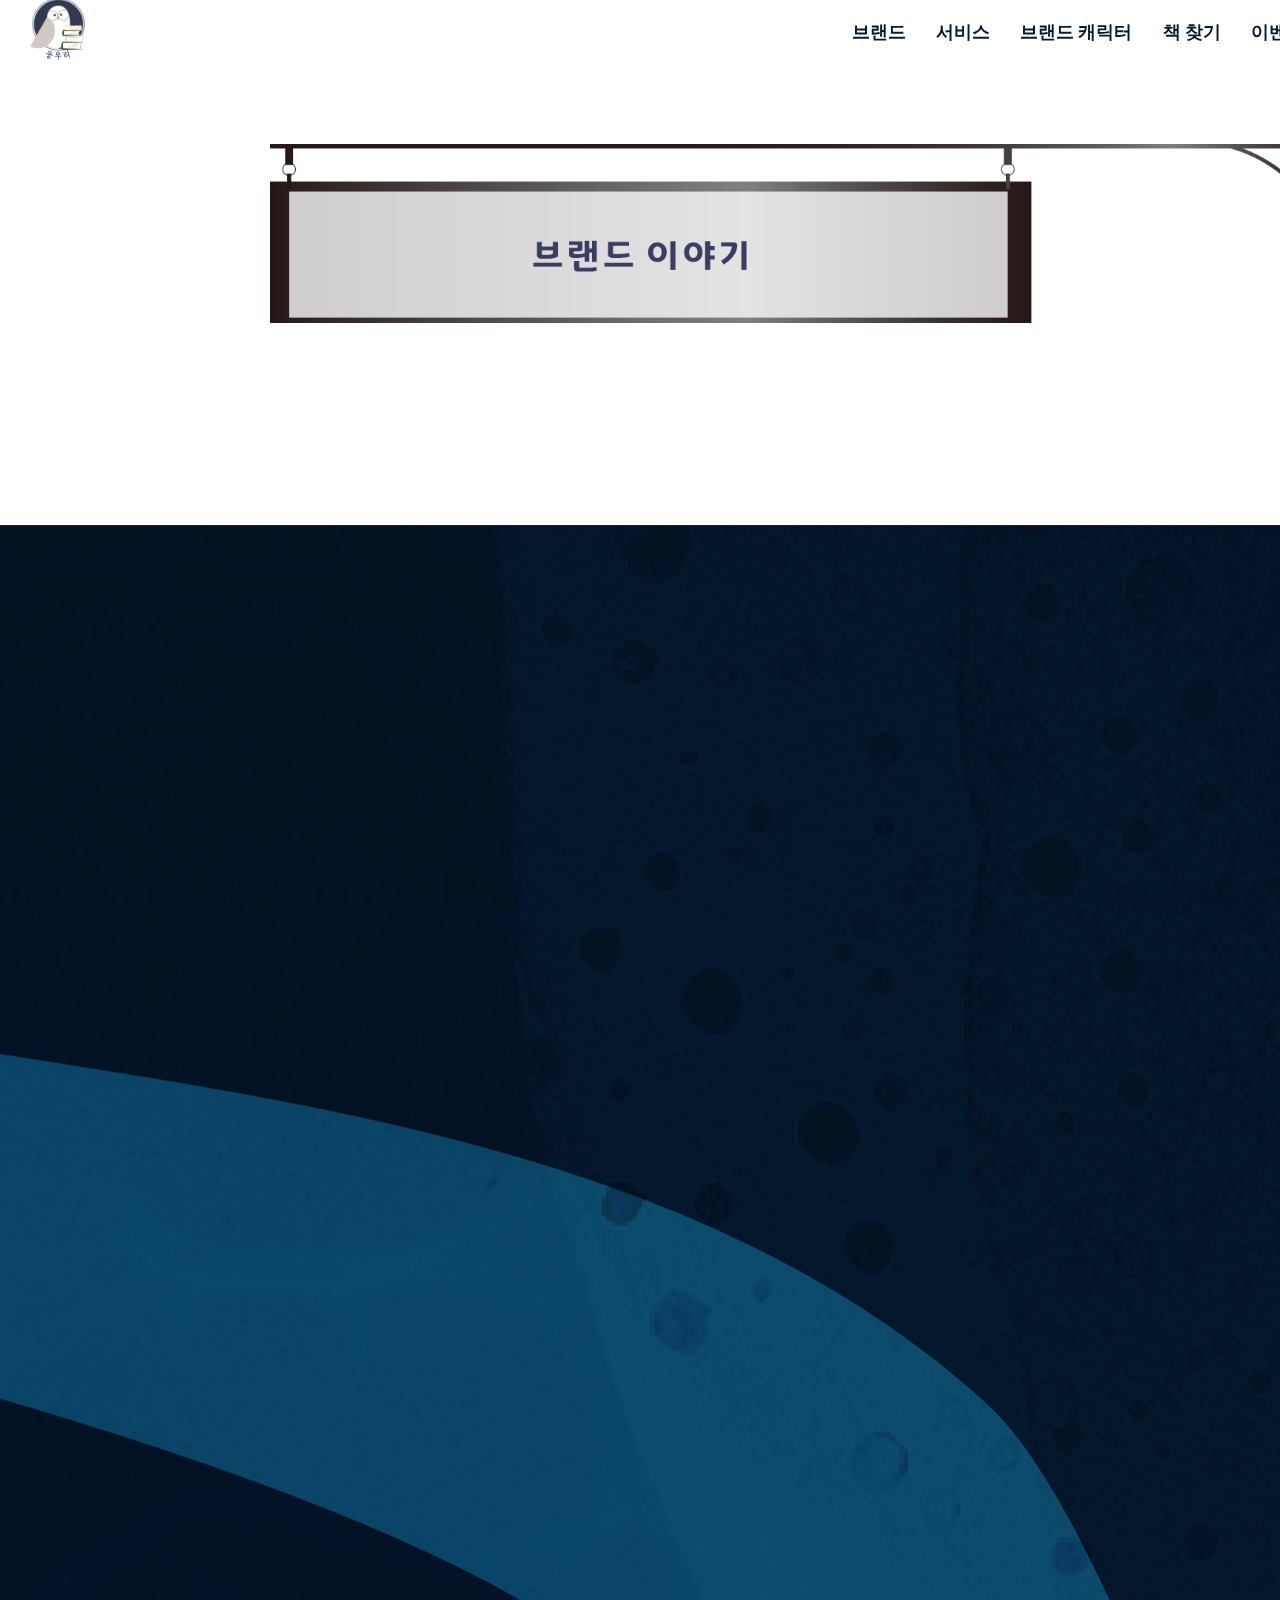
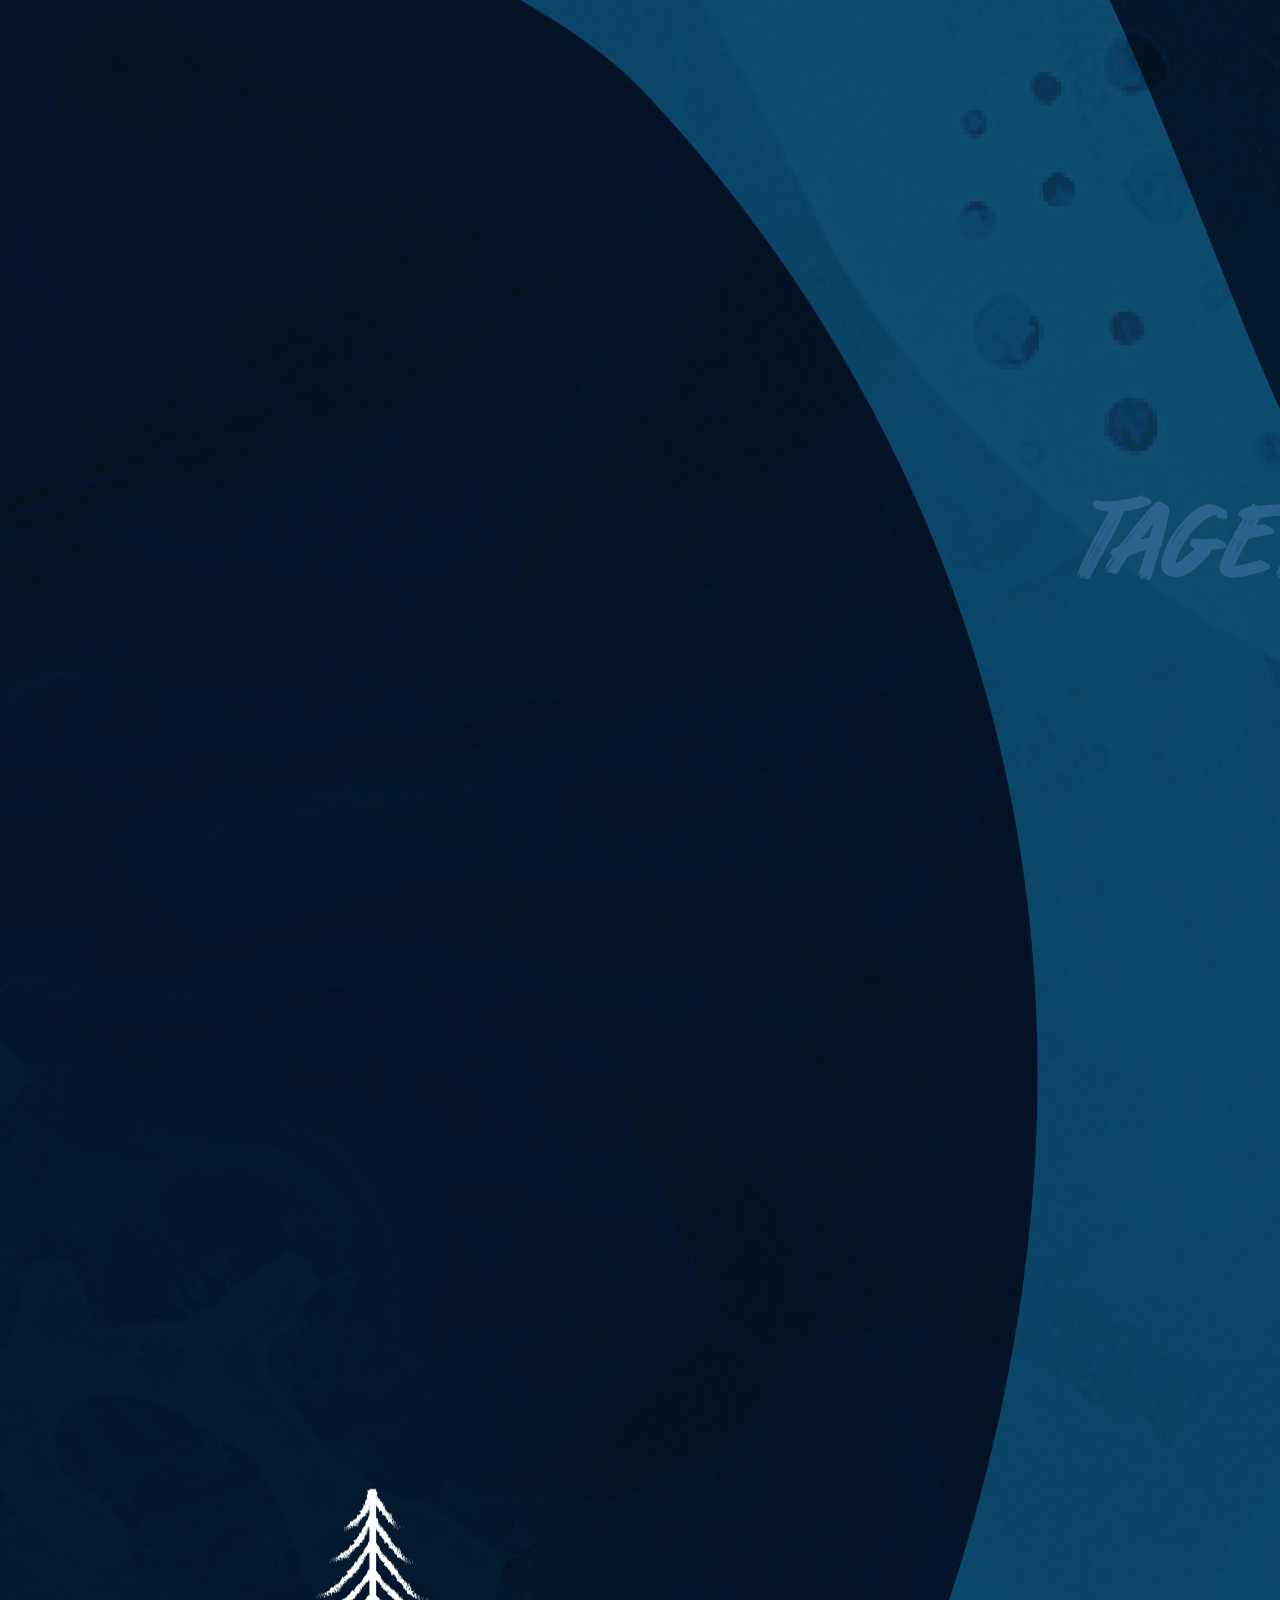
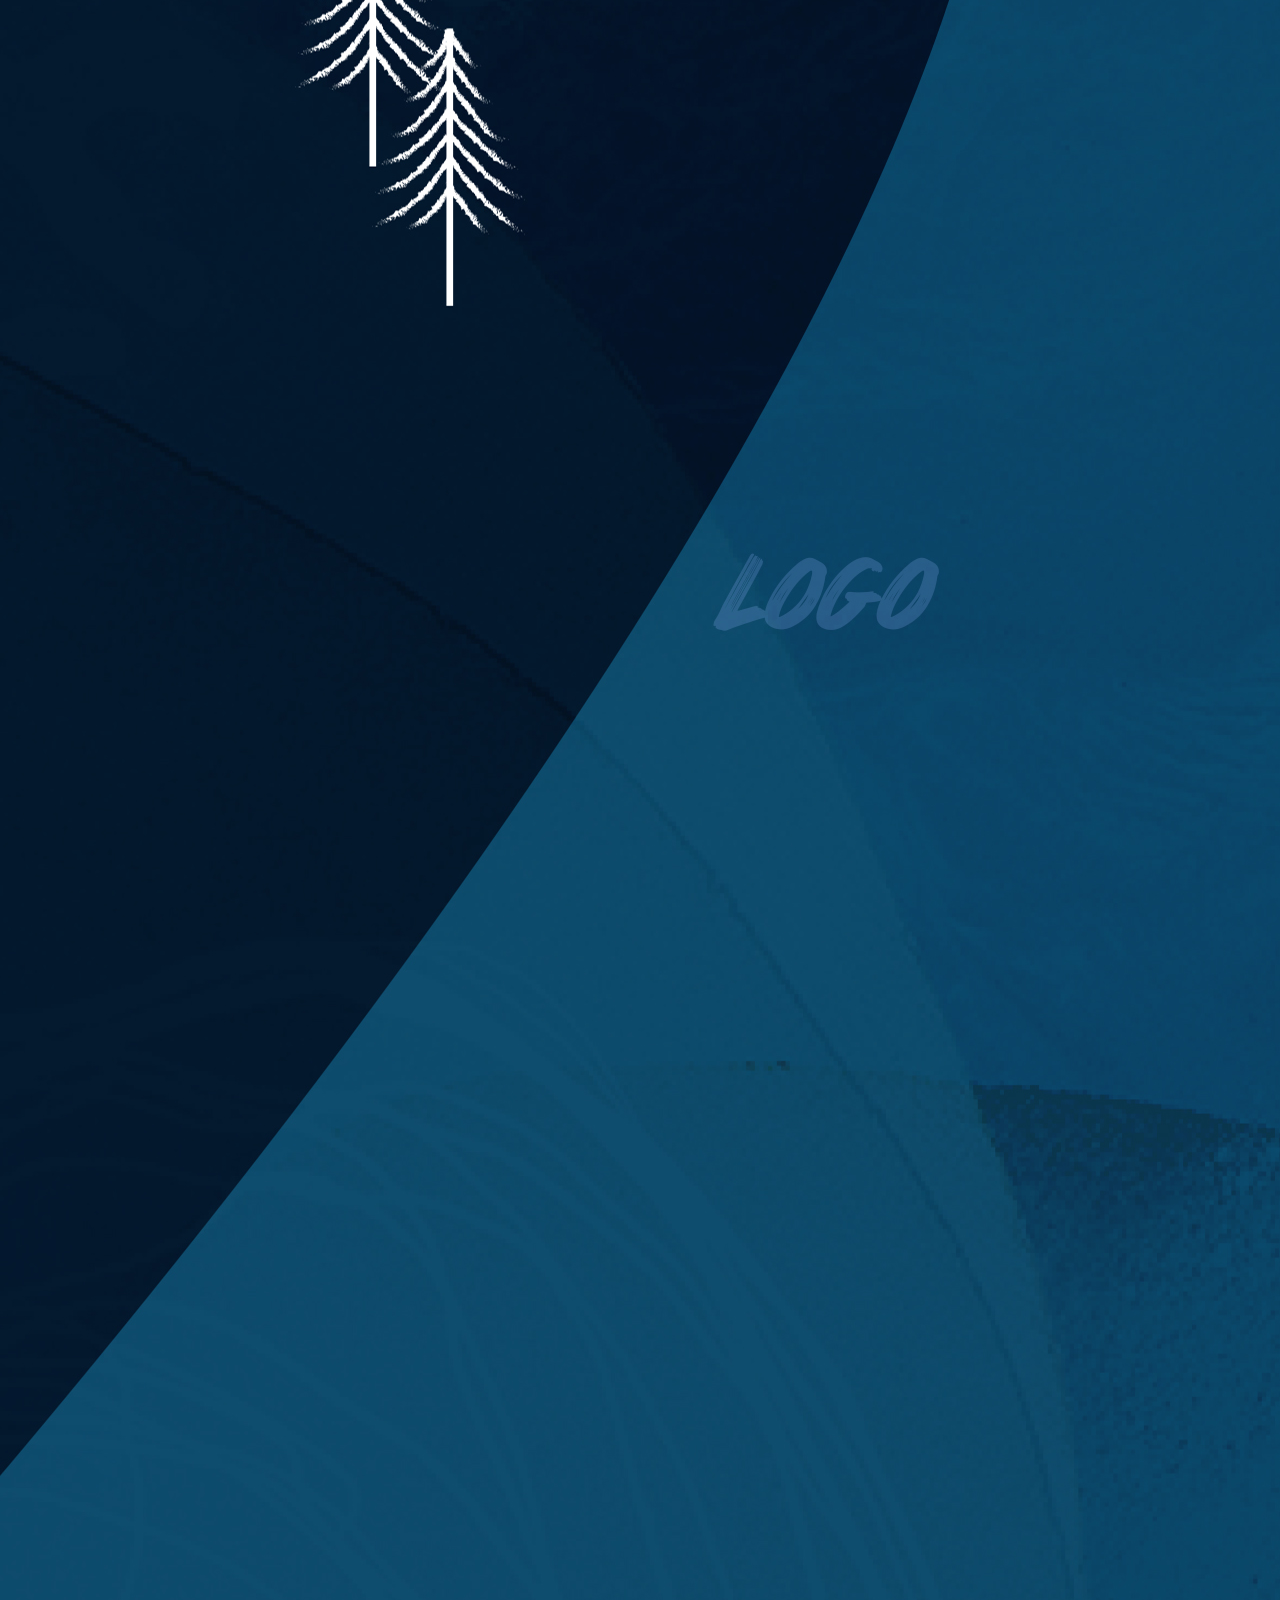
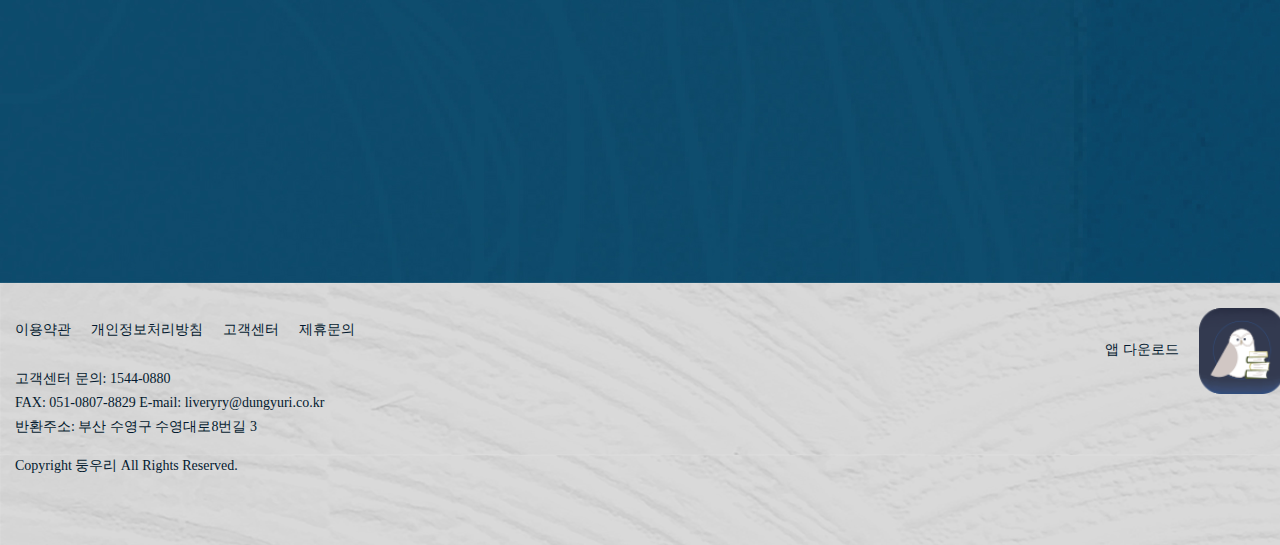
<file: sub1.html>
<!DOCTYPE html>
<html lang="ko">
<head>
    <meta charset="UTF-8">
    <meta http-equiv="X-UA-Compatible" content="IE=edge">
    <meta name="viewport" content="width=1350">
    <title>둥우리</title>
    <link rel="shortcut icon" href="./images/sub1/fabicon.png">
    
    <link href="https://webfontworld.github.io/SCoreDream/SCoreDream.css" rel="stylesheet">
    <link href="https://webfontworld.github.io/gyeonggi/GyeonggiBatang.css" rel="stylesheet">
    <link href="https://webfontworld.github.io/heungkuk/LeeSeoyun.css" rel="stylesheet">
    <!--font-->
    
    <link rel="stylesheet" href="css/sub1.css">

    <link rel="stylesheet" href="https://unpkg.com/aos@next/dist/aos.css" />

</head>
<body>
    <div id="header">
        <div id="header-inner" class="clearfix">
            <h1 id="logo"><a href="index.html"><img src="./images/logo.png" alt="둥우리-로고"></a></h1>
            <ul id="gnb">
                <li><a href="#">브랜드</a></li>
                <li><a href="sub2.html">서비스</a></li>
                <li><a href="sub3.html">브랜드 캐릭터</a></li>
                <li><a href="sub4.html">책 찾기</a></li>
                <li><a href="sub5.html">이벤트</a></li>
            </ul>
        </div>
    </div>
    <!--header-->

    <div id="title" class="clearfix">
            <img src="./images/sub1/brand-story.png" alt="브랜드-이야기">
    </div>
    <!--title-->

    <div id="container">
        <div id="container-inner">
            <div class="start">
                <img src="./images/sub1/open-book1.png" alt="열린책" data-aos="fade-right"
                data-aos-anchor-placement="top-center" data-aos-duration="1000">
                <p data-aos="fade-left"
                data-aos-anchor-placement="top-center" data-aos-duration="1000">둥우리는 둥지의 유의어입니다.<br>
                    독서부엉이는 바쁜 하루하루를 보내는 직장인들을 위해<br>
                    날마다 가게로 나와<br>
                    꼼꼼하고 신중하게 책을 고르고 있습니다.<br>
                    이 가게가  곧 독서부엉이의 둥지이며,<br>
                    동시에 독서가들에게도<br>
                    안락한 책둥지가 되기를 바랍니다. </p>
            </div>
            <!--start-->
            
            <div id="taget">
                <h1 class="slide-right" data-aos="fade-left"
                data-aos-offset="300"
                data-aos-easing="ease-in-sine">추천 고객</h1>
                <ul>
                    <li class="people1" data-aos="fade-up"
                    data-aos-anchor-placement="bottom-bottom"><img src="./images/sub1/taget1.png" alt="인터넷서핑은-피곤한-당신"><p>서점 갈 시간은 없고<br>
                        인터넷 서핑은 피곤한 당신</p></li>
                    <li class="people2" data-aos="fade-up"
                    data-aos-anchor-placement="bottom-bottom"><img src="./images/sub1/taget2.png" alt="달에 한 권 책을 읽고싶은 독서가"><p>달에 한 권은 책을<br>
                        읽고싶은 독서가 </p></li>
                    <li class="people3" data-aos="fade-up"
                    data-aos-anchor-placement="bottom-bottom"><img src="./images/sub1/taget3.png" alt="퇴근 후 독서를 즐기고 싶은 직장인"><p>퇴근 후 책으로 여가를<br>
                        보내고 싶은 직장인</p></li>
                </ul>
            </div>
        </div>
        <!--taget-->

        <div id="brand-logo">
            <h1 class="slide-left" data-aos="fade-right"
            data-aos-offset="300"
            data-aos-easing="ease-in-sine">로고</h1>
            <div class="book1 clearfix" data-aos="fade-up"
            data-aos-anchor-placement="top-center" data-aos-duration="1000">
                <ul class="color">
                    <li><img src="./images/sub1/logo-color.png" alt="브랜드로고-컬러"></li>
                    <li><img src="./images/sub1/logo-text-color.png" alt="텍스트로고-컬러"></li>
                </ul>
                <ul class="black">
                    <li><img src="./images/sub1/logo-black.png" alt="브랜드로고-흑백"></li>
                    <li><img src="./images/sub1/logo-text-black.png" alt="텍스트로고-흑백"></li>
                </ul>
            </div>
            <div class="book2" data-aos="fade-up"
            data-aos-anchor-placement="top-center" data-aos-duration="2000">
                <div class="book2-text">
                <p>둥우리는 지혜의 상징인<br>
                    부엉이를 모티브로 하여,<br>
                    새가 안락하게 휴식을 취하는 둥지를<br> 
                    브랜드 이름에 녹여냈습니다.</p>
                <p class="jump-p">
                    로고에 담은 우아한 인디고 블루와<br>
                    눈에 편안한 루미너리 그린은 독서가를 위한 색입니다.</p>
                <p class="code">#041a2f</p>
                <p class="code">#e3eaa5</p>                    
                </div>
            </div>
        </div>
        <!--brand logo-->
    </div>
    <!--container-->

    <div id="footer">
        <div id="footer-inner">
          <ul class="clearfix">
            <li><a href="#">이용약관</a></li>
            <li><a href="#">개인정보처리방침</a></li>
            <li><a href="#">고객센터</a></li>
            <li><a href="#">제휴문의</a></li>
          </ul>
          <a href="#" class="app-download">앱 다운로드<img src="./images/app-icon.png" alt="둥우리-앱"></a>
          <p>고객센터 문의: 1544-0880<br>
            FAX: 051-0807-8829    E-mail: liveryry@dungyuri.co.kr<br>
            반환주소: 부산 수영구 수영대로8번길 3</p>
          <p>Copyright 둥우리 All Rights Reserved.</p>
        </div>
      </div>
      <!---footer-->

    <script src="https://unpkg.com/aos@next/dist/aos.js"></script>
    <script>
    AOS.init();

// You can also pass an optional settings object
// below listed default settings
AOS.init({
  // Global settings:
  disable: false, // accepts following values: 'phone', 'tablet', 'mobile', boolean, expression or function
  startEvent: 'DOMContentLoaded', // name of the event dispatched on the document, that AOS should initialize on
  initClassName: 'aos-init', // class applied after initialization
  animatedClassName: 'aos-animate', // class applied on animation
  useClassNames: false, // if true, will add content of `data-aos` as classes on scroll
  disableMutationObserver: false, // disables automatic mutations' detections (advanced)
  debounceDelay: 50, // the delay on debounce used while resizing window (advanced)
  throttleDelay: 99, // the delay on throttle used while scrolling the page (advanced)
  

  // Settings that can be overridden on per-element basis, by `data-aos-*` attributes:
  offset: 120, // offset (in px) from the original trigger point
  delay: 0, // values from 0 to 3000, with step 50ms
  duration: 400, // values from 0 to 3000, with step 50ms
  easing: 'ease', // default easing for AOS animations
  once: false, // whether animation should happen only once - while scrolling down
  mirror: false, // whether elements should animate out while scrolling past them
  anchorPlacement: 'top-bottom', // defines which position of the element regarding to window should trigger the animation

});
    </script>
</body>
</html>
</file>
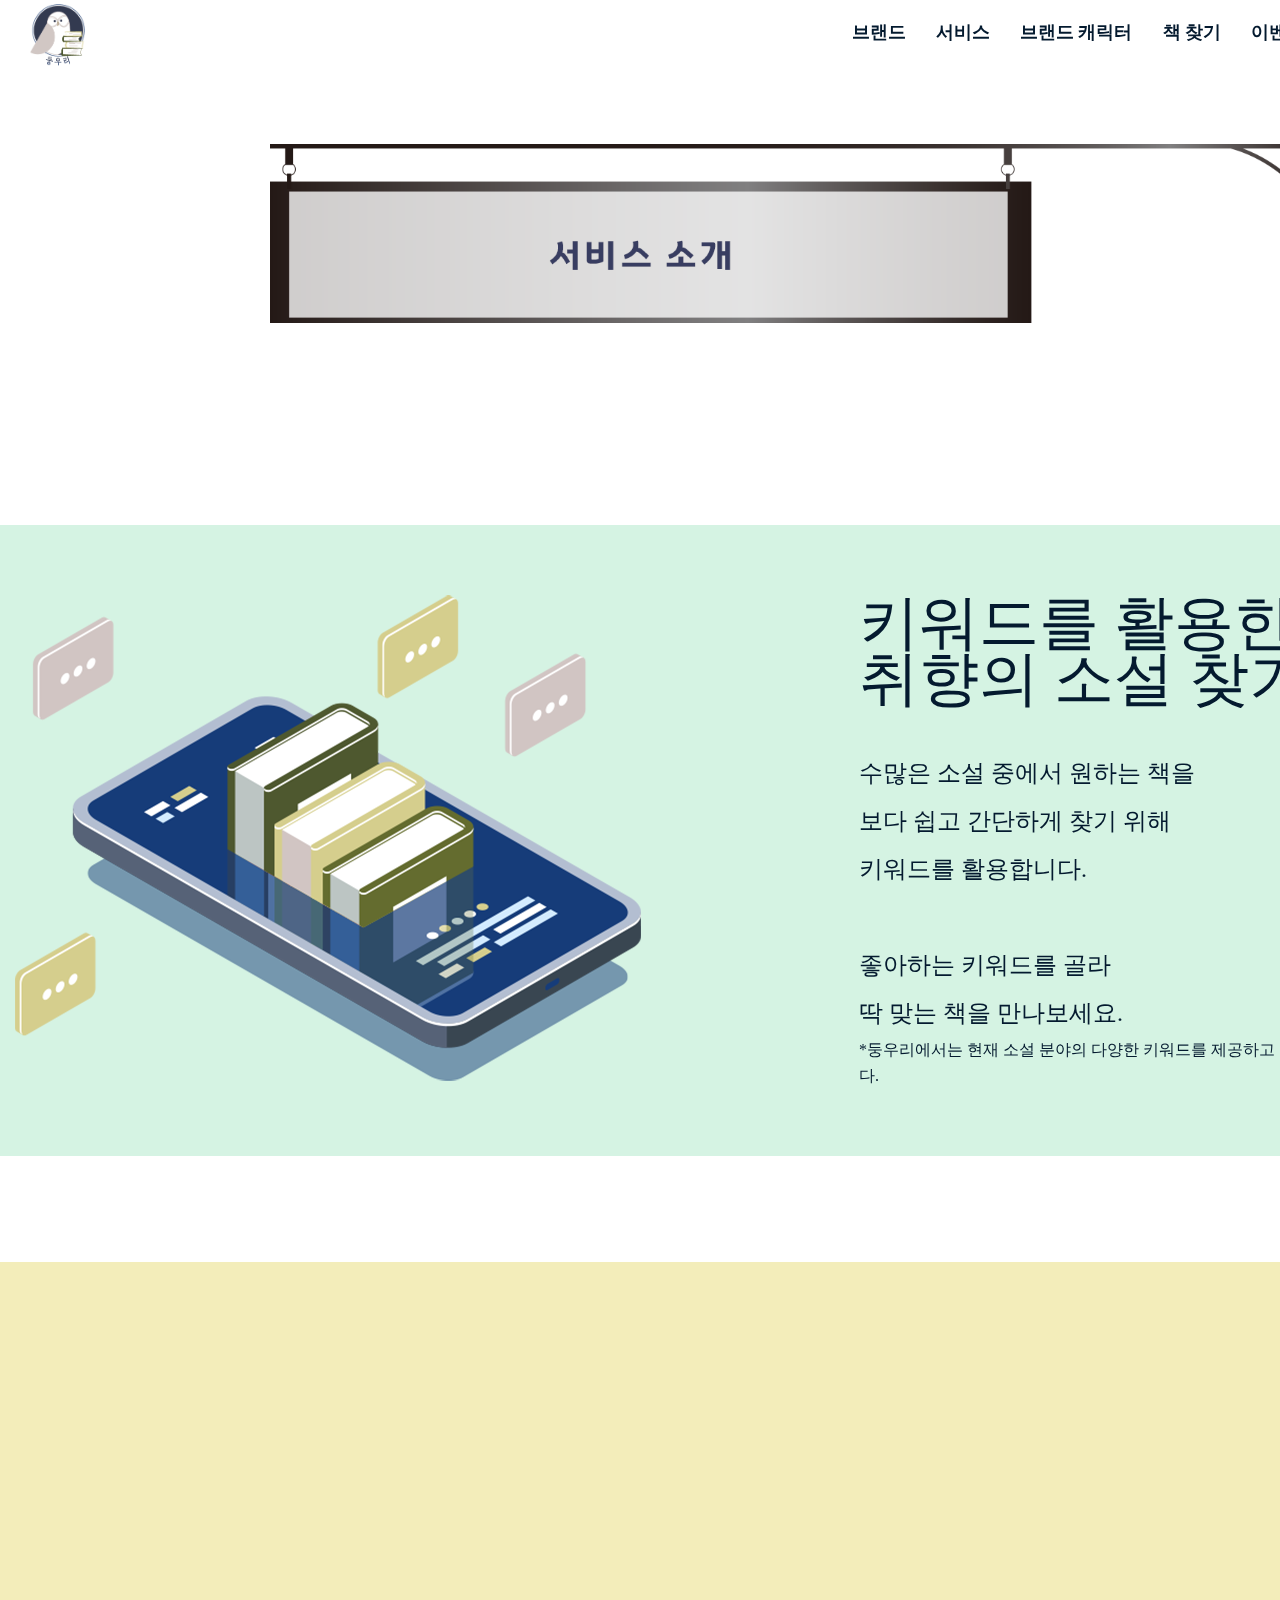
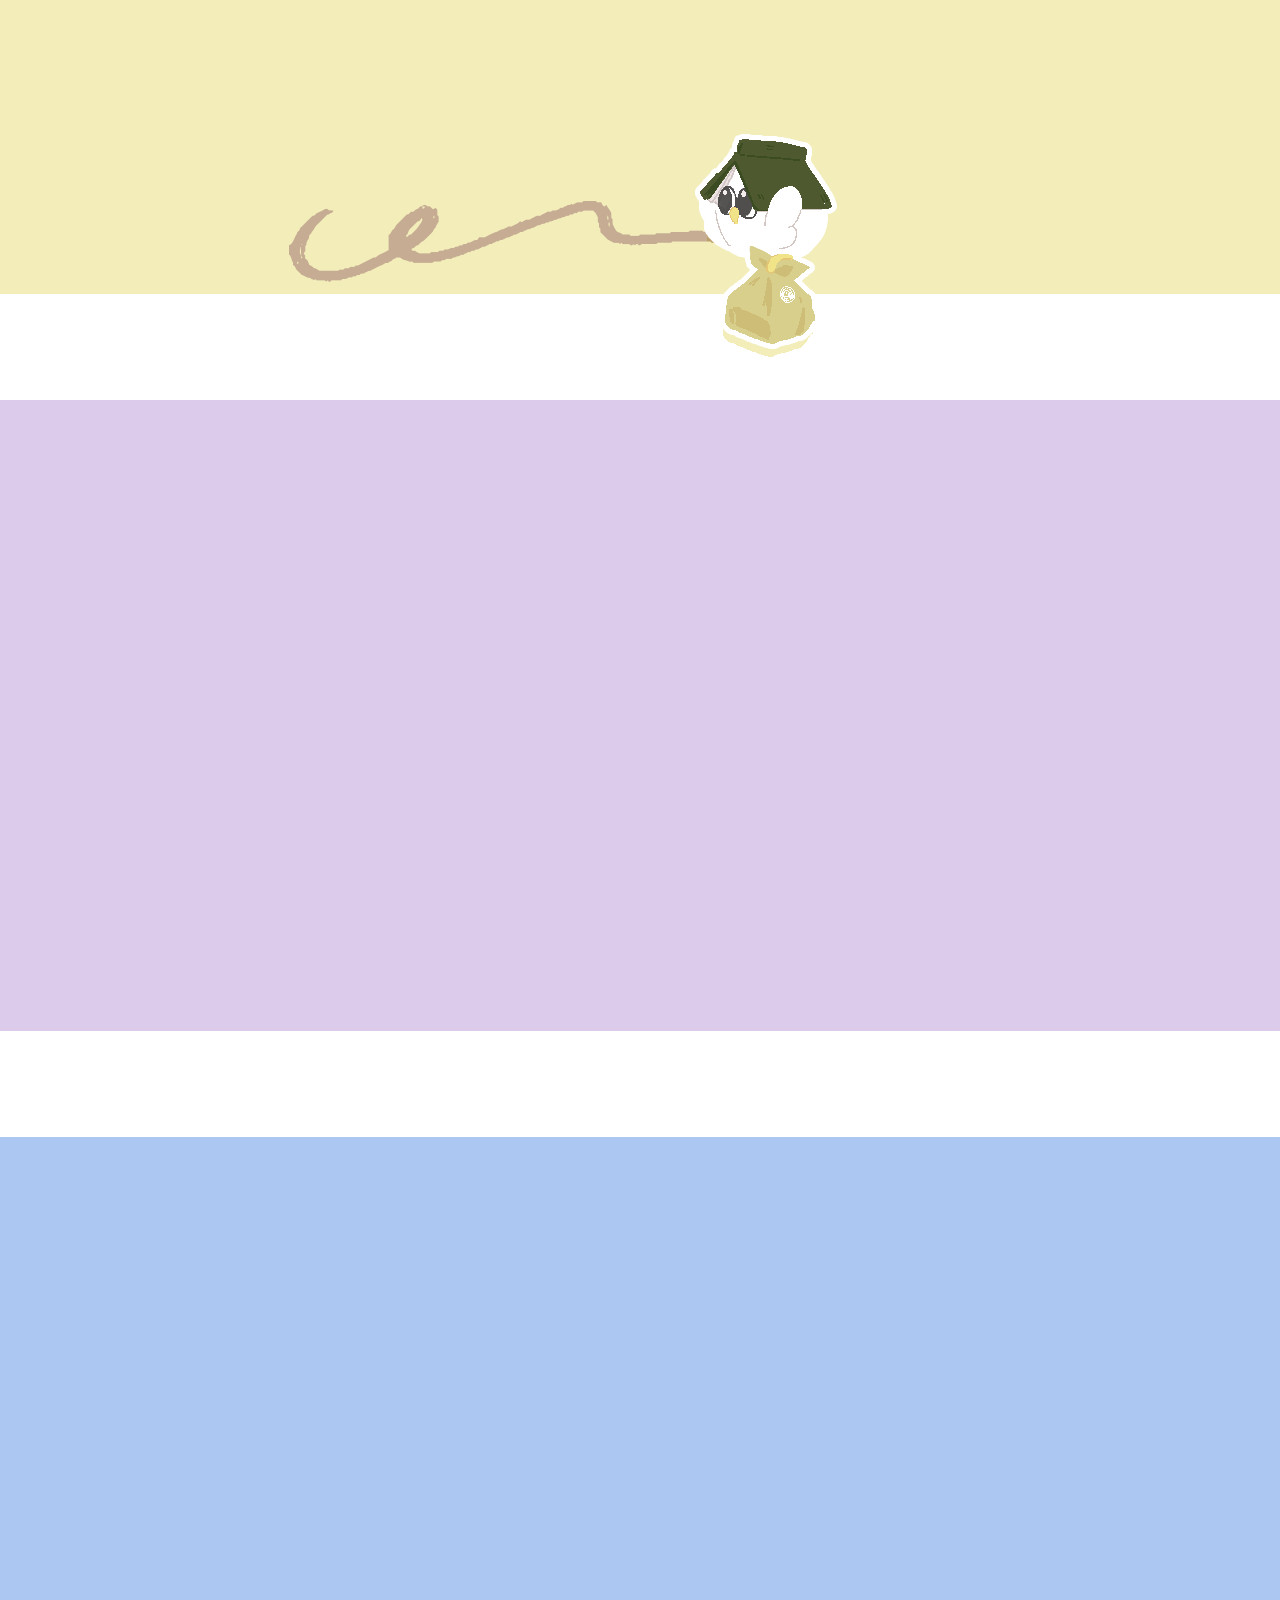
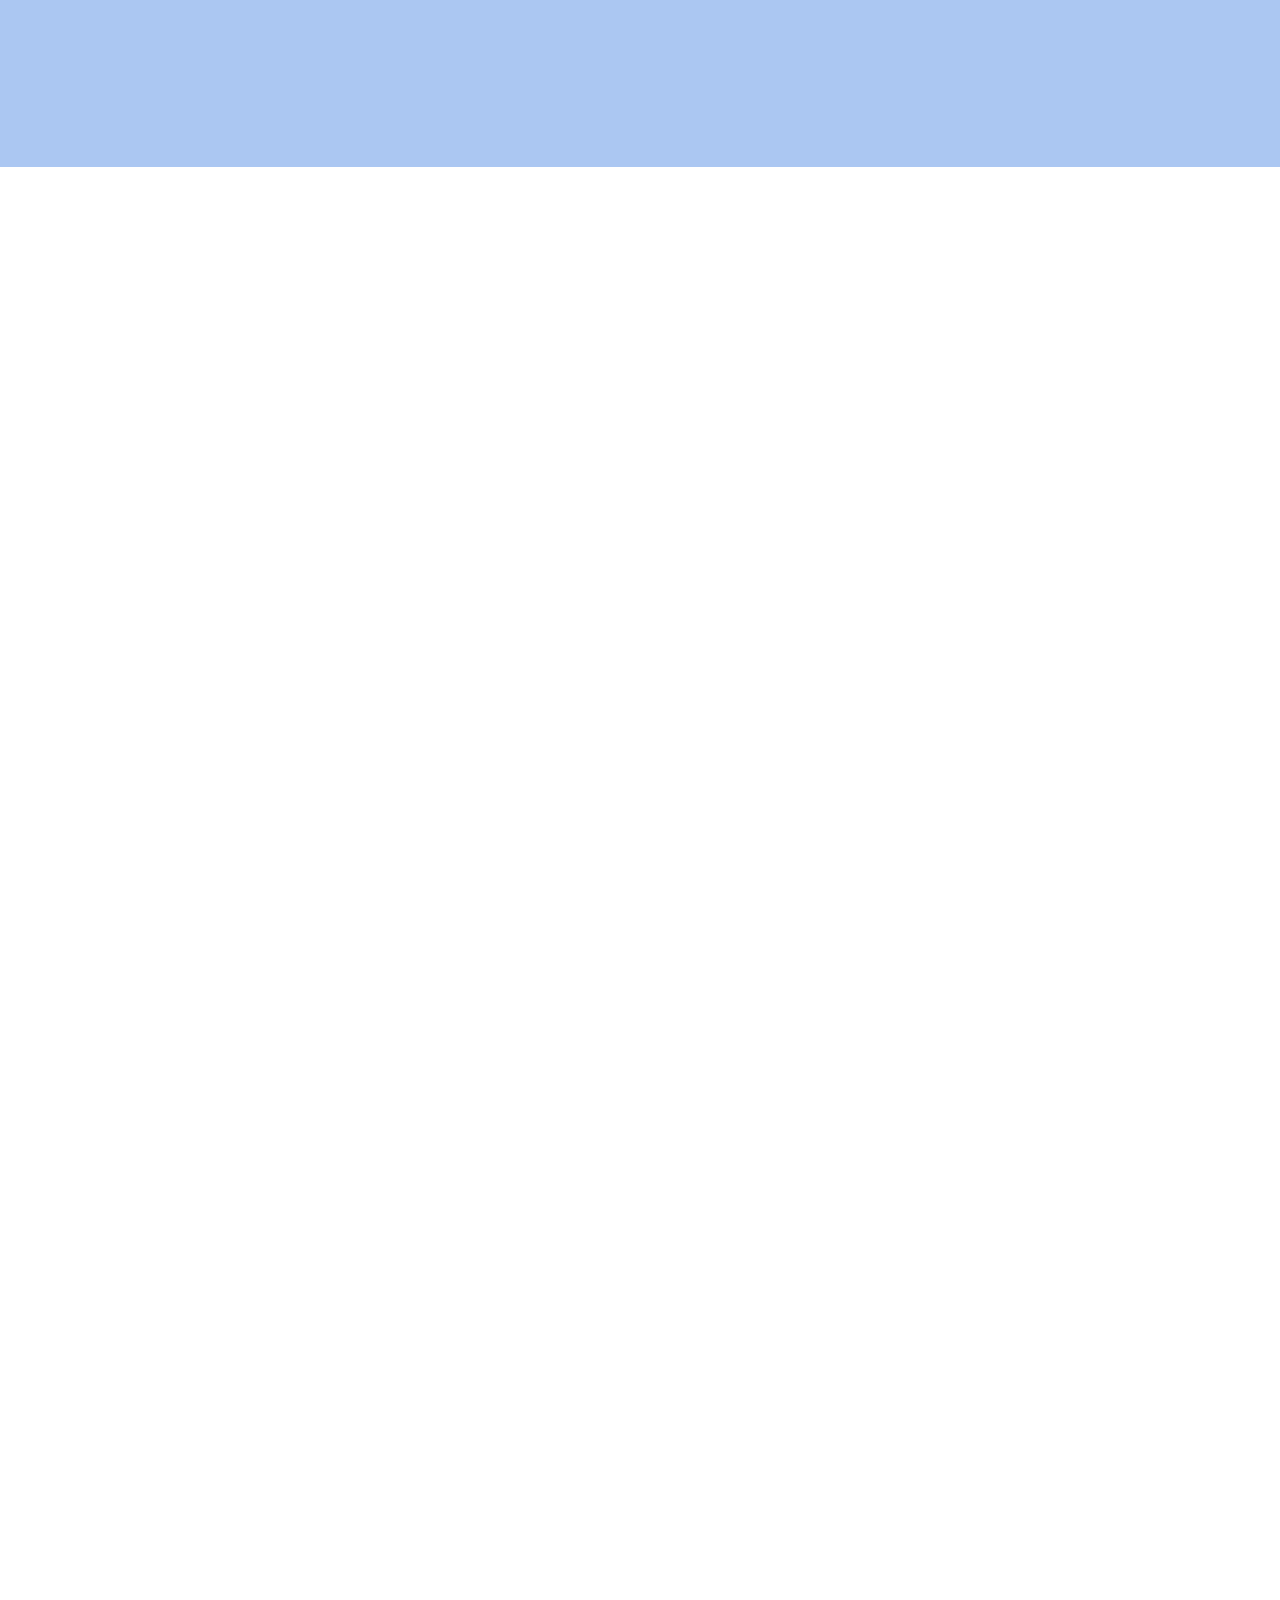
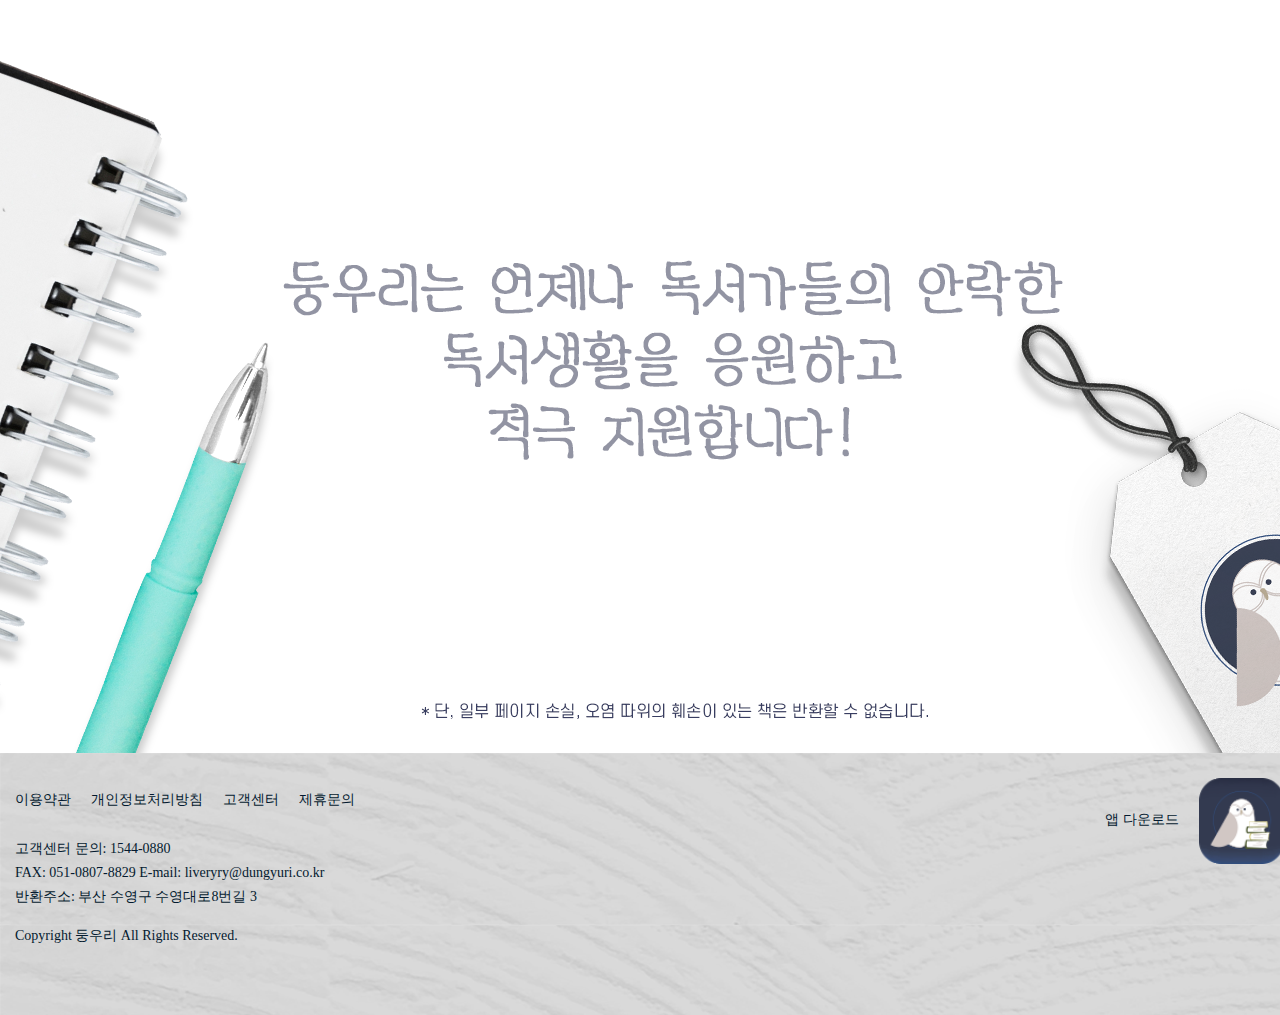
<file: sub2.html>
<!DOCTYPE html>
<html lang="ko">
<head>
    <meta charset="UTF-8">
    <meta http-equiv="X-UA-Compatible" content="IE=edge">
    <meta name="viewport" content="width=1350">
    <title>둥우리</title>
    <link rel="shortcut icon" href="./images/sub2/fabicon.png">
    
    <link href="https://webfontworld.github.io/SCoreDream/SCoreDream.css" rel="stylesheet">
    <link href="https://webfontworld.github.io/gyeonggi/GyeonggiBatang.css" rel="stylesheet">
    <link href="https://webfontworld.github.io/heungkuk/LeeSeoyun.css" rel="stylesheet">
    <!--font-->
    
    <link rel="stylesheet" href="css/sub2.css">

    <link rel="stylesheet" href="https://unpkg.com/aos@next/dist/aos.css" />
</head>
<body>
    <div id="header">
        <div id="header-inner" class="clearfix">
            <h1 id="logo"><a href="index.html"><img src="./images/logo.png" alt="둥우리-로고"></a></h1>
            <ul id="gnb">
                <li><a href="sub1.html">브랜드</a></li>
                <li><a href="sub2.html">서비스</a></li>
                <li><a href="sub3.html">브랜드 캐릭터</a></li>
                <li><a href="sub4.html">책 찾기</a></li>
                <li><a href="sub5.html">이벤트</a></li>
            </ul>
        </div>
    </div>
    <!--header-->

    <div id="title" class="clearfix">
        <img src="./images/sub2/title.png" alt="서비스-소개">
    </div>
    <!--title-->

    <div id="keyword">
        <div id="keyword-inner" class="clearfix">
            <div class="left img"  data-aos="fade-up"
            data-aos-duration="3000">
                <img src="./images/sub2/service1.png" alt="키워드활용">
            </div>
            <div class="right text1"  data-aos="fade-right"
            data-aos-offset="300"
            data-aos-easing="ease-in-sine">
            <h1>키워드를 활용한<br>
                취향의 소설 찾기 </h1>
            <p>수많은 소설 중에서 원하는 책을<br>
                보다 쉽고 간단하게 찾기 위해<br>
                키워드를 활용합니다.<br>
                <br>
                좋아하는 키워드를 골라<br>
                딱 맞는 책을 만나보세요.</p>
            <p class="ps">*둥우리에서는 현재 소설 분야의 
                다양한 키워드를 제공하고 있습니다.</p>                 
            </div>
        </div>
    </div>
    <!--keyword-->

    <div id="choice">
        <div id="choice-inner" class="clearfix">
            <div class="left text2" data-aos="fade-left"
            data-aos-offset="300"
            data-aos-easing="ease-in-sine">
                <h1>월말이면 도착하는<br> 
                    선택 시간</h1>
                <p>골라둔 키워드나 좋아하는/재미있게 읽은 책을 바탕으로<br>
                    연관성이 짙은 책을 리버&리가 선별해<br>
                    메일과앱 알림을 통해 장르별, 가격별 추천 목록을 전달합니다.<br>
                    월말에 고른 책은 월초에 집으로 배달됩니다.</p>
            </div>
            <div class="right img" data-aos="fade-right"
            data-aos-offset="300"
            data-aos-easing="ease-in-sine">
                <img src="./images/sub2/service2.png" alt="선택시간">
            </div>
            <img src="./images/sub2/stiker1.png" alt="리버" class="stiker">
        </div>
    </div>
    <!--cohice-->

    <div id="free">
        <div id="free-inner" class="clearfix">
            <div class="left img" data-aos="fade-down-right"
            data-aos-easing="linear"
            data-aos-duration="1000">
                <img src="./images/sub2/service3.png" alt="구독자유">
            </div>
            <div class="right text3"  data-aos="fade-right"
            data-aos-offset="300"
            data-aos-easing="ease-in-sine">
                <h1>구독은<br>
                    언제나 자유롭게,<br> 
                    마음대로!</h1>
                <p>둥우리 책배달 서비스는<br> 
                    언제든 자유롭게 시작할 수 있고<br>
                    독서가의 마음대로<br>
                    배달 시기와 가격대를 조정할 수 있습니다.</p>
            </div>
        </div>
    </div>
    <!--free -->

    <div id="app">
        <div id="app-inner" class="clearfix">
            <div class="left text4" data-aos="fade-left"
            data-aos-offset="300"
            data-aos-easing="ease-in-sine">
                <h1>모든 기능을<br>
                    앱에서!<br>
                    편리하고<br>
                    간편한 이용</h1>
                <p>앱을 이용해 어디에 있더라도<br>
                    손쉽게 둥우리를 이용할 수 있습니다.<br>
                    원활한 독서를 위해 앱에서 제공되는<br>
                    여러 기능을 활용해보세요.</p>
                <a href="#"><img src="./images/sub2/app-icon.png" alt="둥우리아이콘">플레이스토어에서 ‘둥우리’를<br>검색해보세요</a>
            </div>
            <div class="right img" data-aos="fade-up"
            data-aos-offset="300"
            data-aos-easing="ease-in-sine"><img src="./images/sub2/service4.png" alt=""></div>
        </div>
    </div>
    <!--app-->

    <div id="other">
        <div id="other-inner">
            <ul>
                <li class="mini1" data-aos="flip-left" data-aos-duration="1000" data-aos-easing="ease-in-sine"><img src="./images/sub2/mini1.png" alt="가장싼-서점-찾기"><h2>많은 서점 속에서<br>
                    가장 싸게 살 수 있는 서점을<br> 
                    보기 쉽게</h2></li>
                <li class="mini2" data-aos="flip-right" data-aos-duration="1000" data-aos-easing="ease-in-sine" data-aos-delay="100"><img src="./images/sub2/mini2.png" alt="반환-가능"><h2>수납이 걱정이라면?<br>
                    다 읽은 책은<br>
                    반환 가능!</h2></li>
                <li class="mini3" data-aos="flip-left" data-aos-duration="1000" data-aos-easing="ease-in-sine" data-aos-delay="150"><img src="./images/sub2/mini3.png" alt="중고책이면-더-싸게"><h2>중고책을 허용하면<br>
                    보다 싼 값에<br>
                    원하는 책을</h2></li>
                <li class="mini4" data-aos="flip-right" data-aos-duration="1000" data-aos-easing="ease-in-sine" data-aos-delay="200"><img src="./images/sub2/mini4.png" alt="여러-기능-제공"><h2>독서노트, 독서시계, 등<br>
                    도움되는 기능을<br>
                    제공합니다.</h2></li>
            </ul>
        </div>
    </div>
    <!--other-->

    <div id="footer">
        <div id="footer-inner">
          <ul class="clearfix">
            <li><a href="#">이용약관</a></li>
            <li><a href="#">개인정보처리방침</a></li>
            <li><a href="#">고객센터</a></li>
            <li><a href="#">제휴문의</a></li>
          </ul>
          <a href="#" class="app-download">앱 다운로드<img src="./images/app-icon.png" alt="둥우리-앱"></a>
          <p>고객센터 문의: 1544-0880<br>
            FAX: 051-0807-8829    E-mail: liveryry@dungyuri.co.kr<br>
            반환주소: 부산 수영구 수영대로8번길 3</p>
          <p>Copyright 둥우리 All Rights Reserved.</p>
        </div>
      </div>
      <!---footer-->

    <script src="https://unpkg.com/aos@next/dist/aos.js"></script>
    <script>
    AOS.init();

// You can also pass an optional settings object
// below listed default settings
AOS.init({
  // Global settings:
  disable: false, // accepts following values: 'phone', 'tablet', 'mobile', boolean, expression or function
  startEvent: 'DOMContentLoaded', // name of the event dispatched on the document, that AOS should initialize on
  initClassName: 'aos-init', // class applied after initialization
  animatedClassName: 'aos-animate', // class applied on animation
  useClassNames: false, // if true, will add content of `data-aos` as classes on scroll
  disableMutationObserver: false, // disables automatic mutations' detections (advanced)
  debounceDelay: 50, // the delay on debounce used while resizing window (advanced)
  throttleDelay: 99, // the delay on throttle used while scrolling the page (advanced)
  

  // Settings that can be overridden on per-element basis, by `data-aos-*` attributes:
  offset: 120, // offset (in px) from the original trigger point
  delay: 0, // values from 0 to 3000, with step 50ms
  duration: 400, // values from 0 to 3000, with step 50ms
  easing: 'ease', // default easing for AOS animations
  once: false, // whether animation should happen only once - while scrolling down
  mirror: false, // whether elements should animate out while scrolling past them
  anchorPlacement: 'top-bottom', // defines which position of the element regarding to window should trigger the animation

});
    </script>
</body>
</html>
</file>
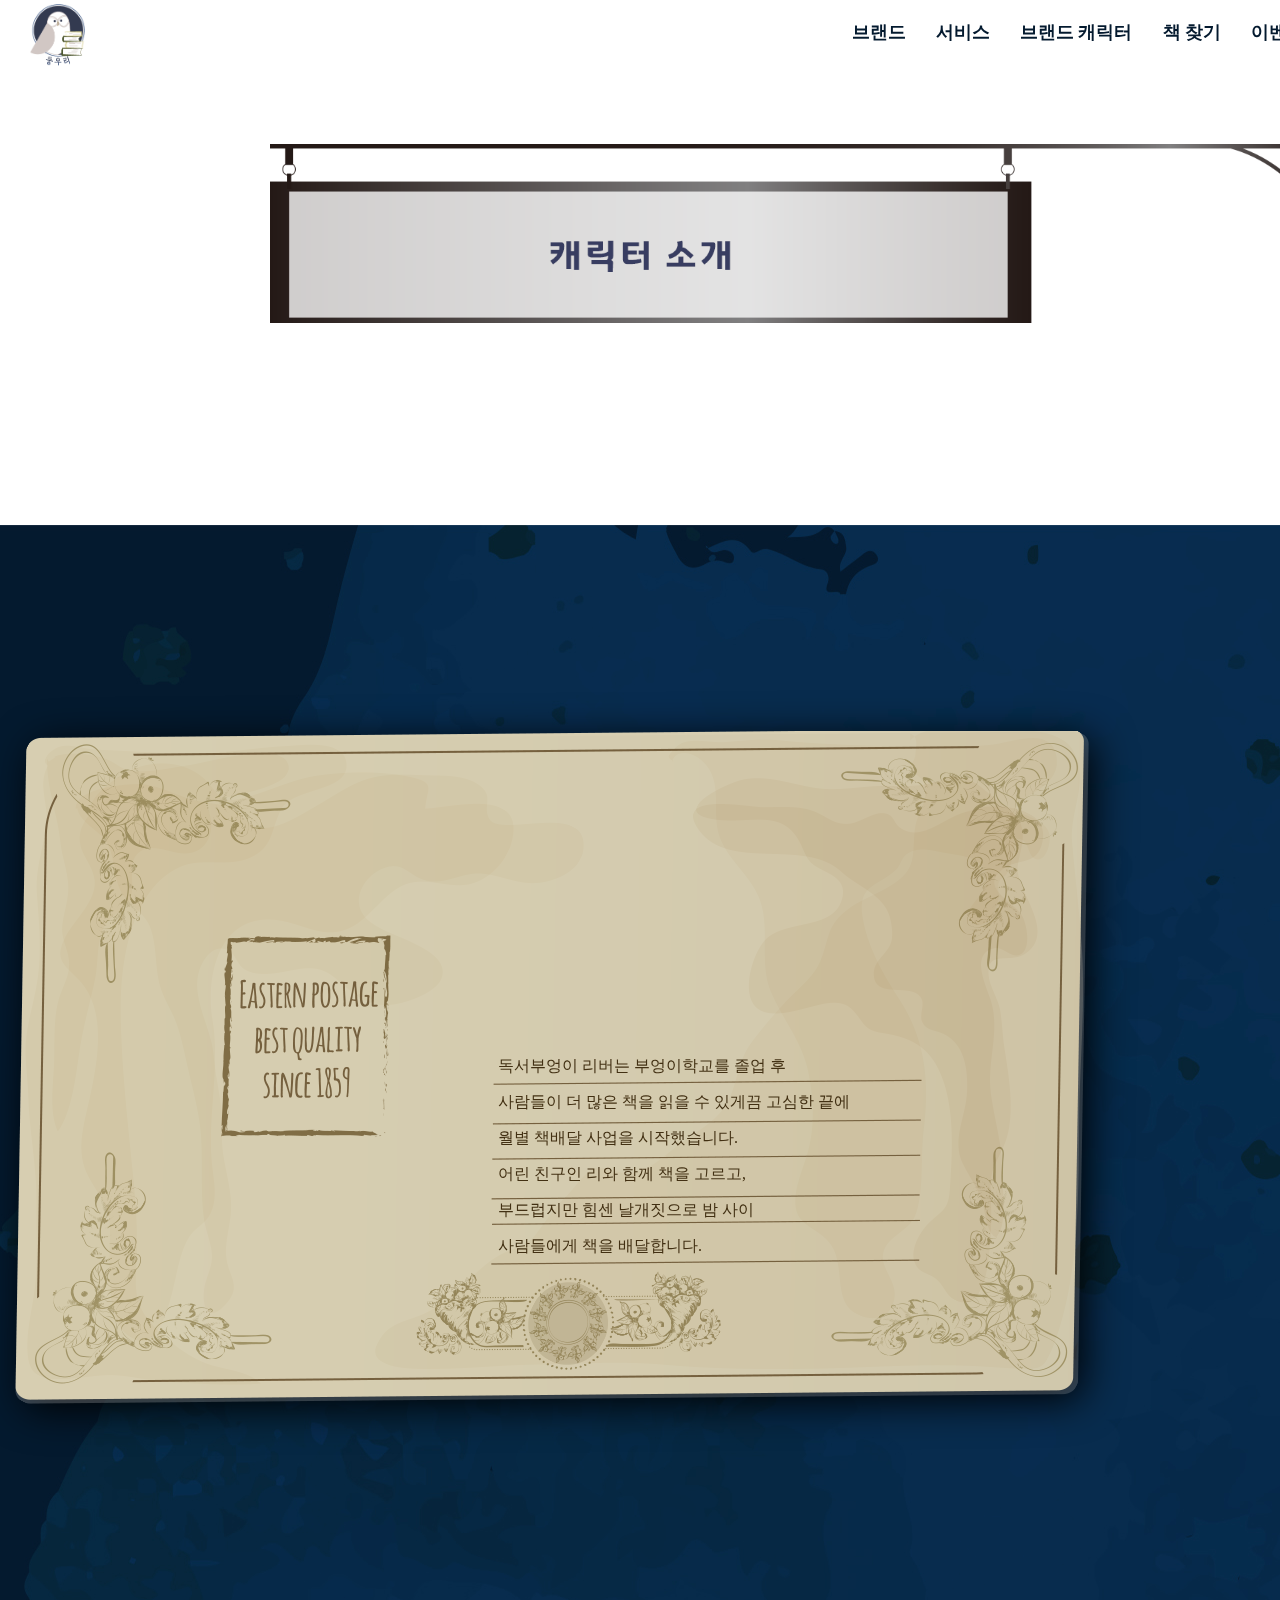
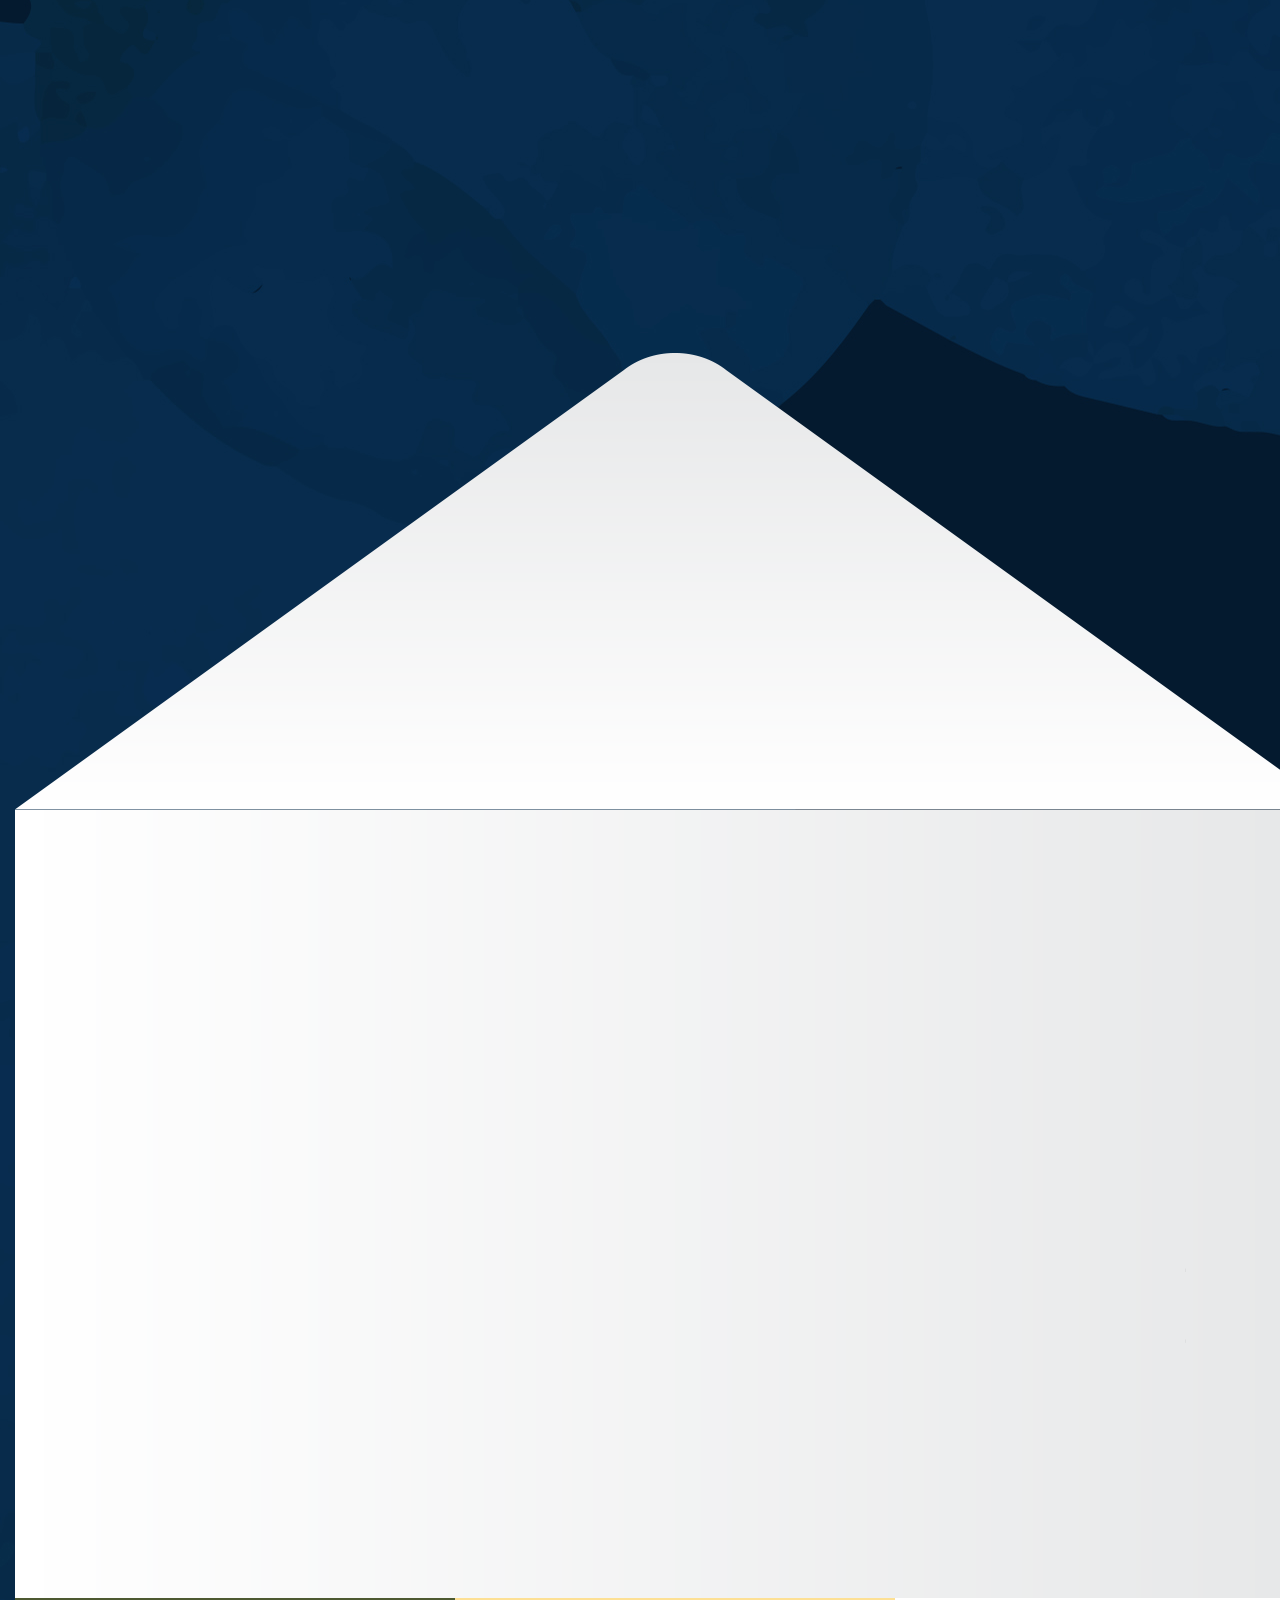
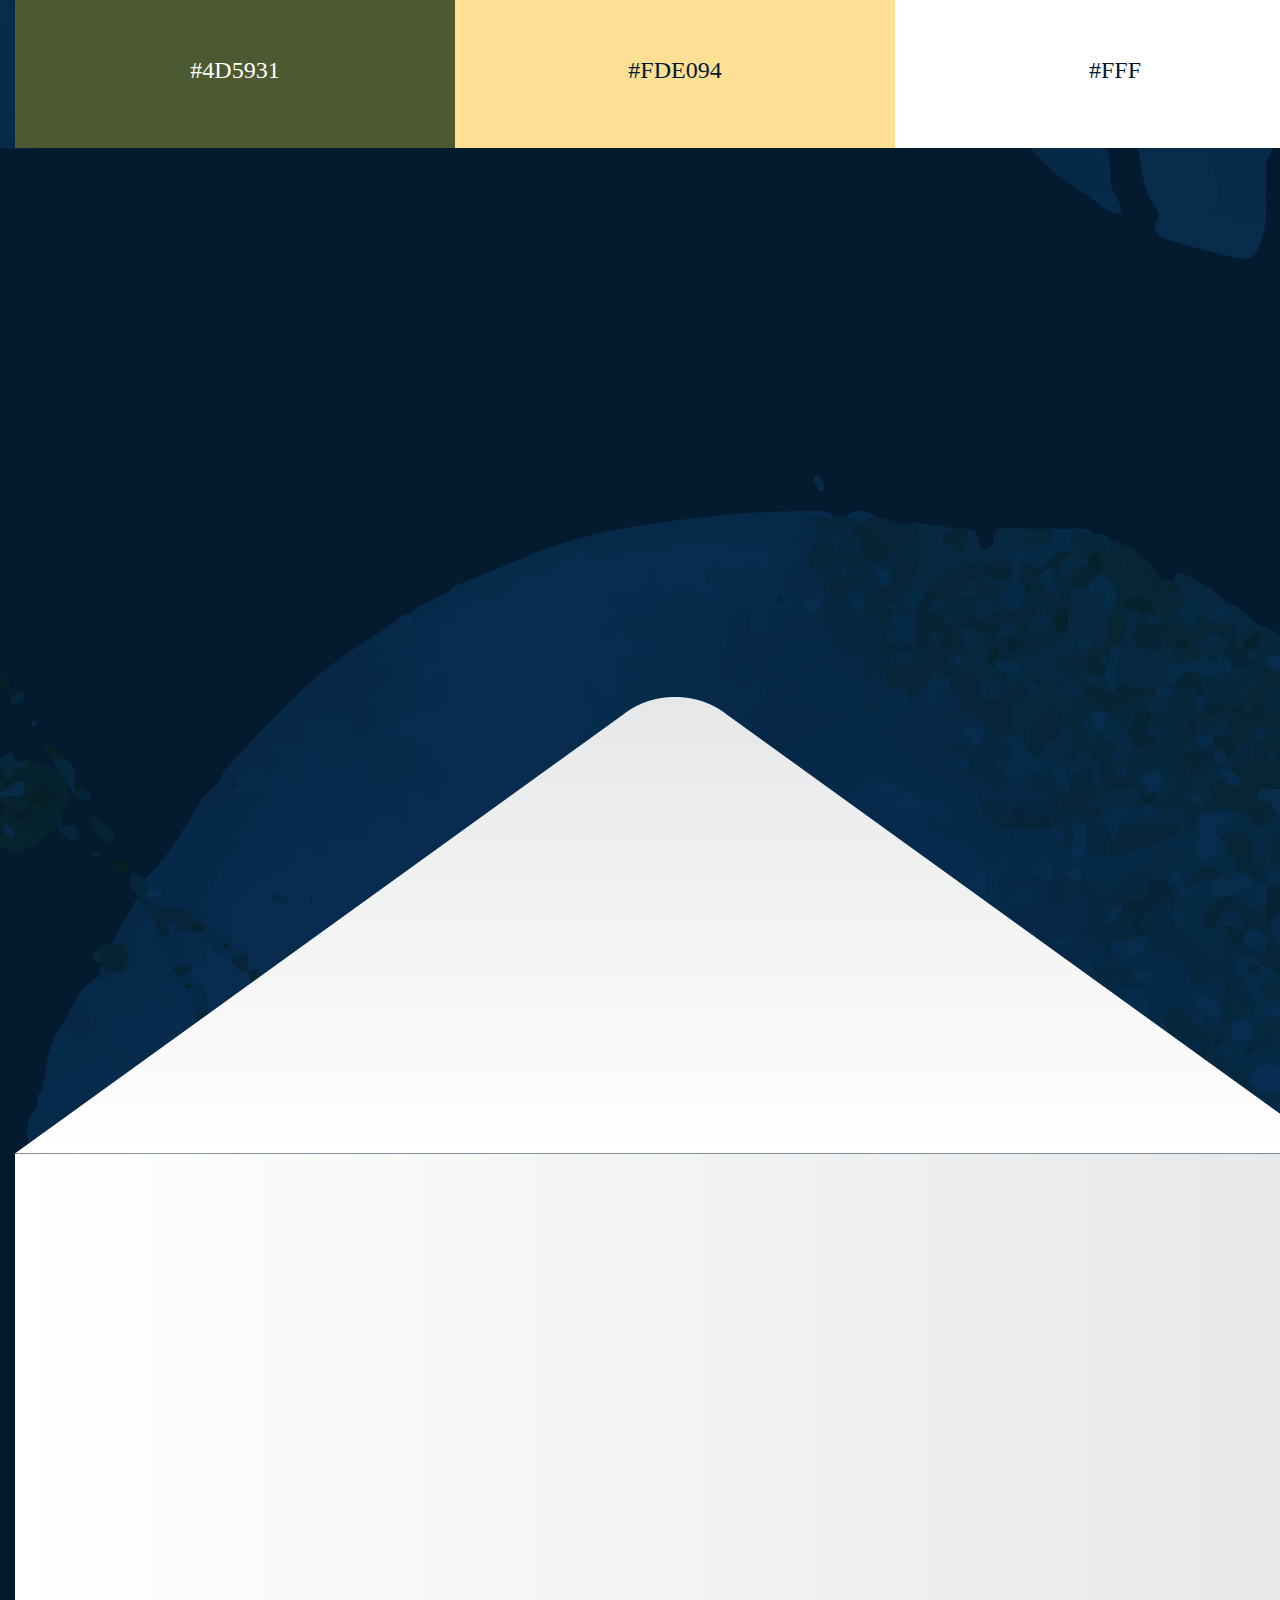
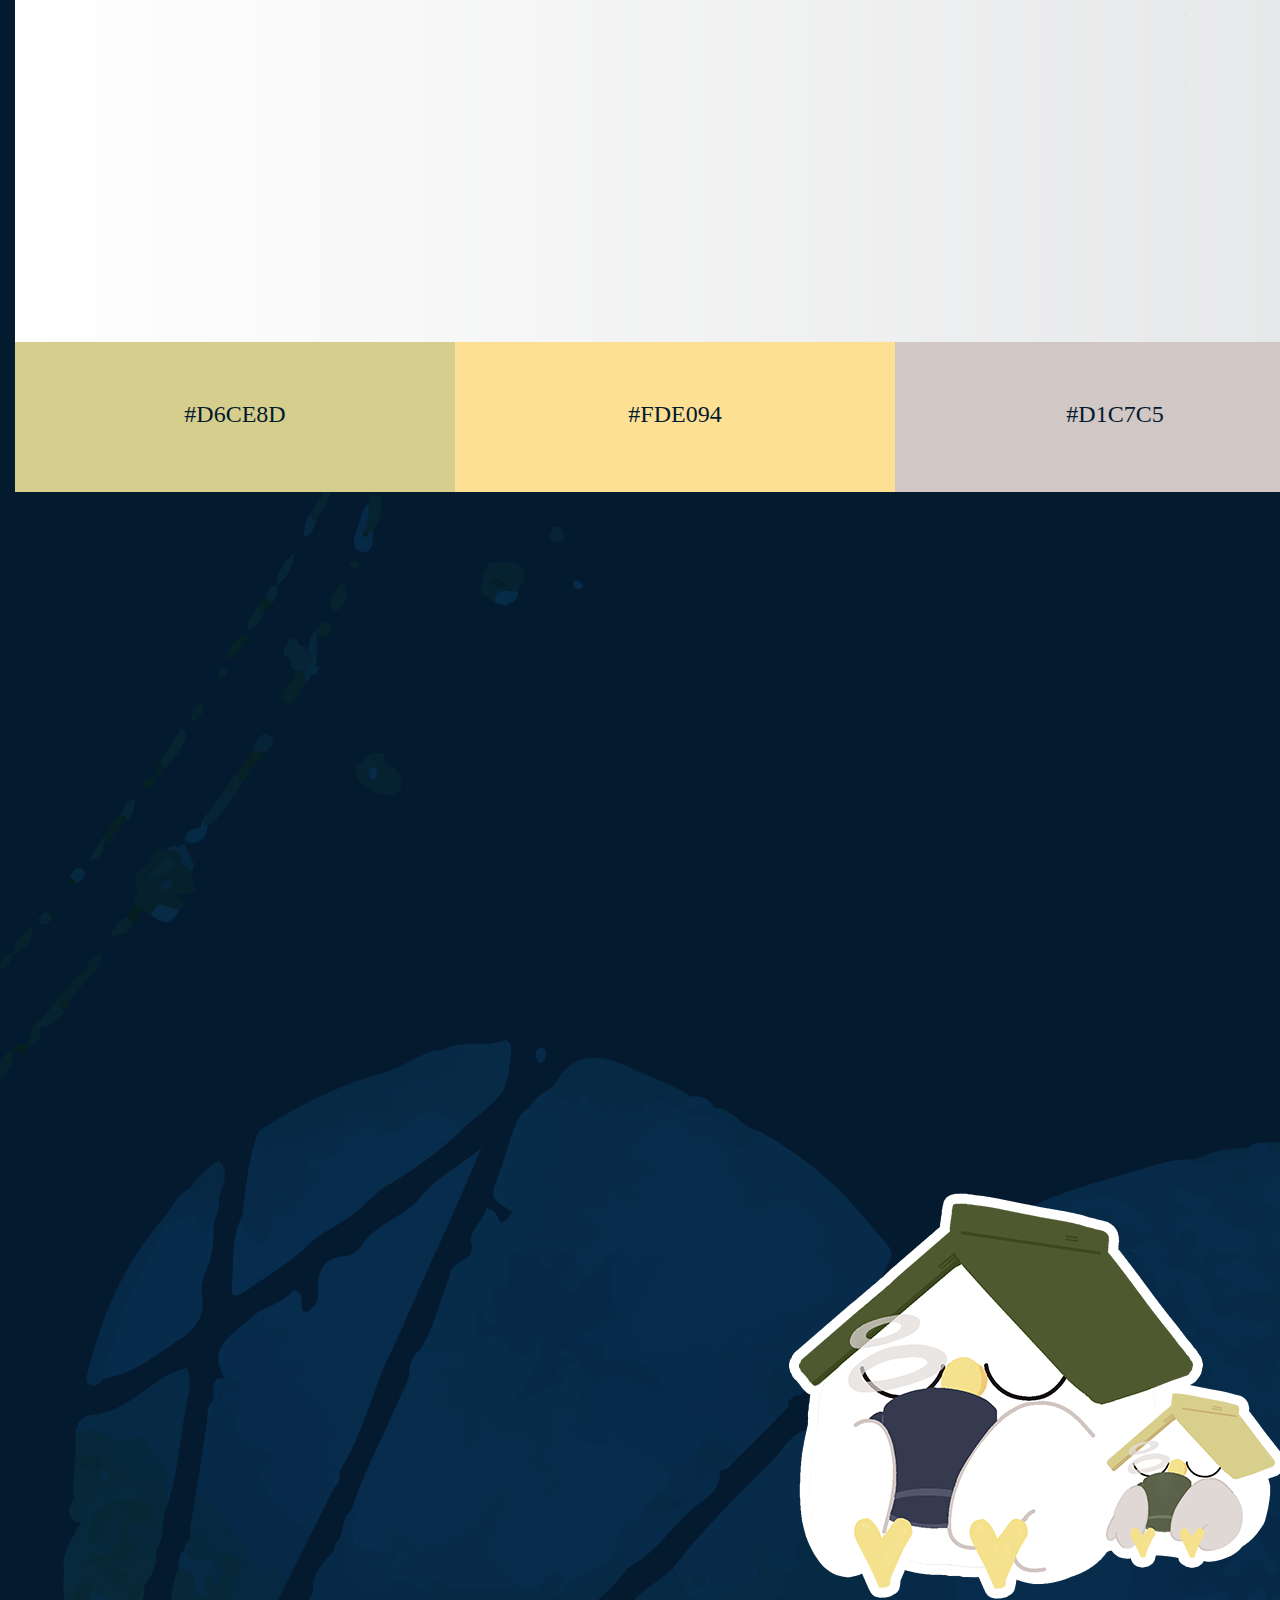
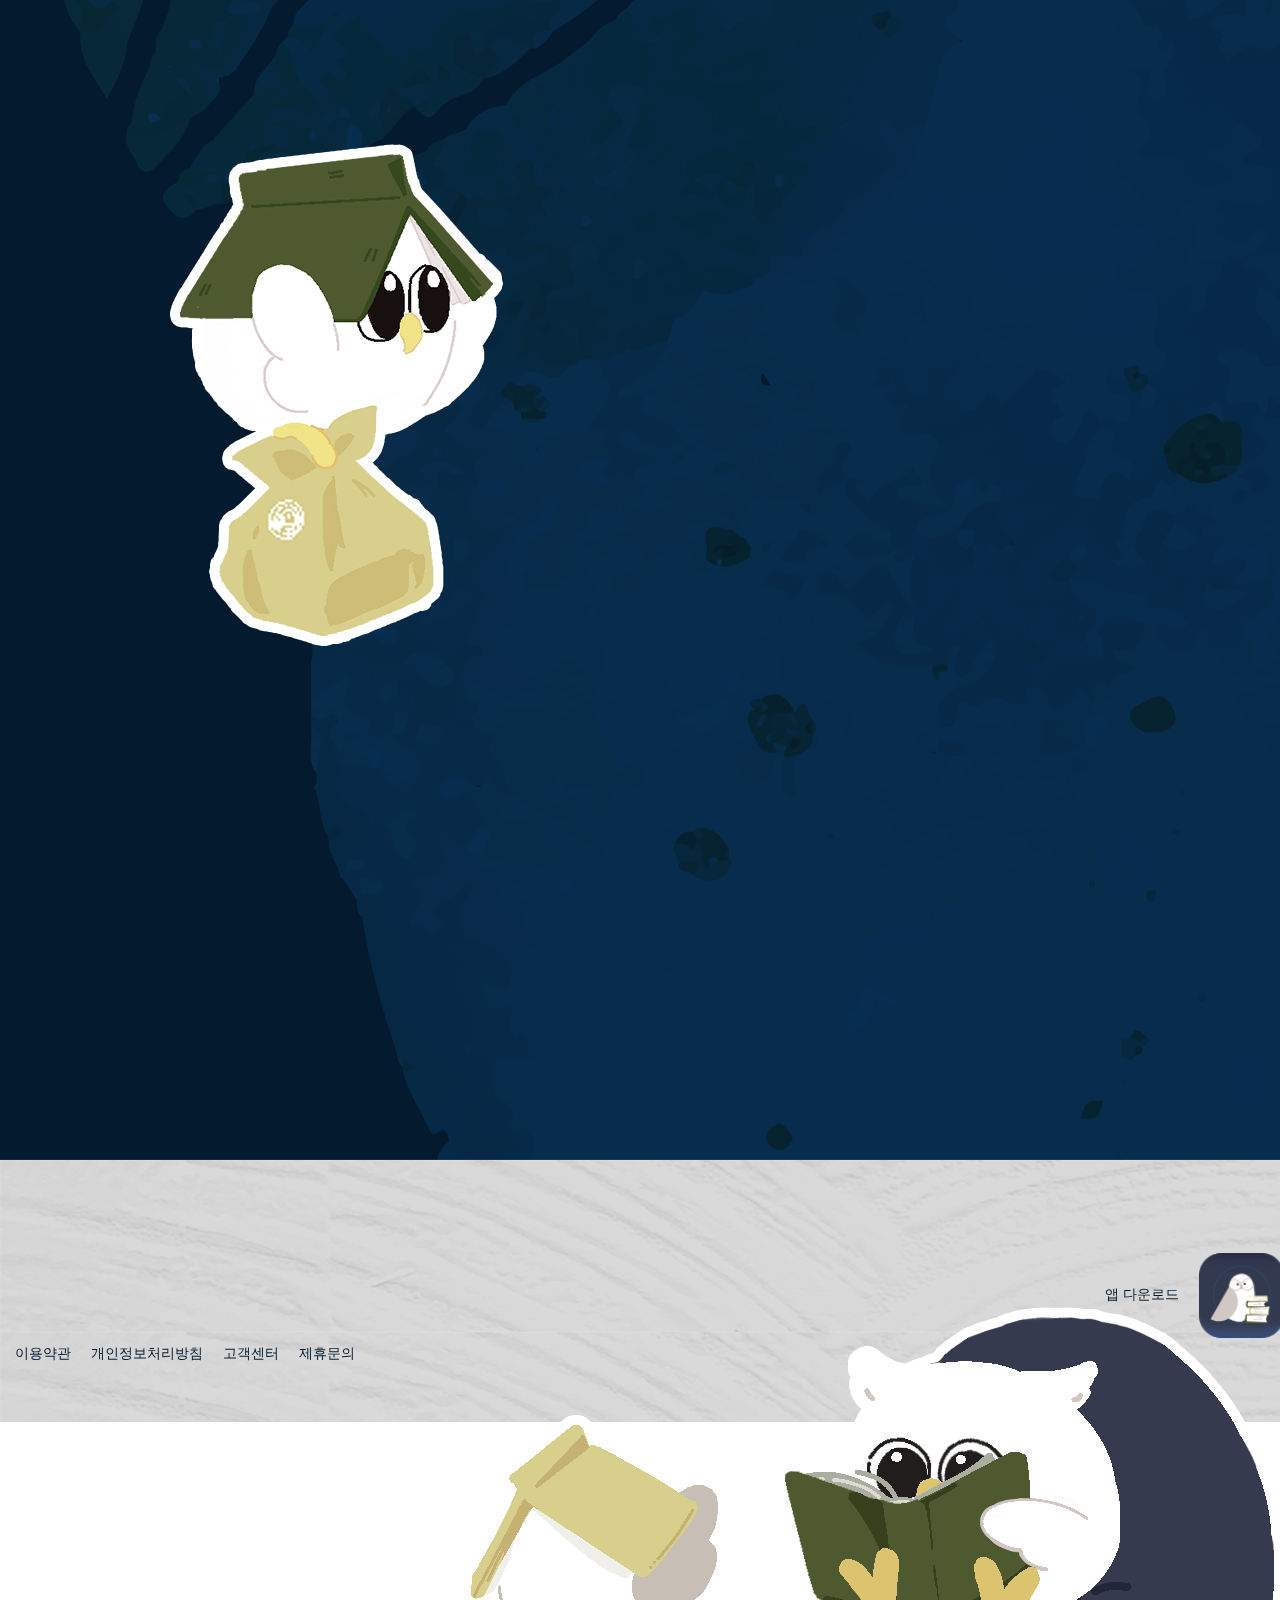
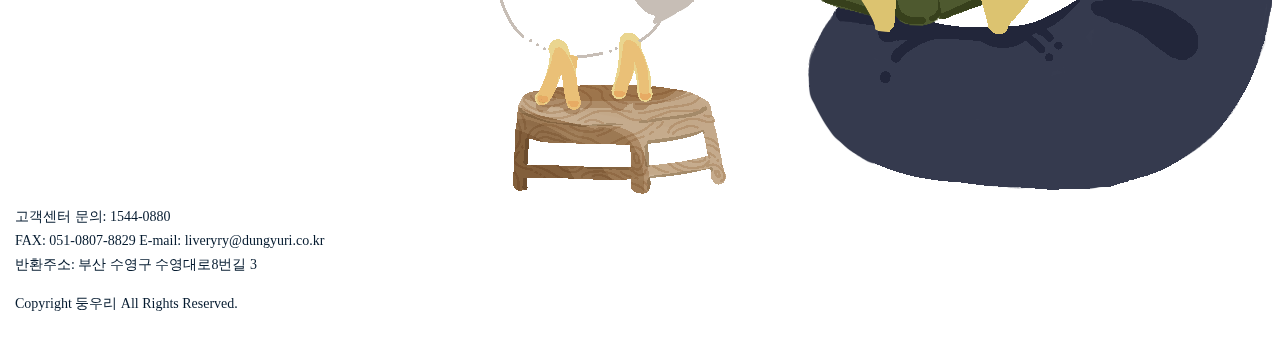
<file: sub3.html>
<!DOCTYPE html>
<html lang="ko">
<head>
    <meta charset="UTF-8">
    <meta http-equiv="X-UA-Compatible" content="IE=edge">
    <meta name="viewport" content="width=1350">
    <title>둥우리</title>
    <link rel="shortcut icon" href="./images/sub3/fabicon.png">
    
    <link href="https://webfontworld.github.io/SCoreDream/SCoreDream.css" rel="stylesheet">
    <link href="https://webfontworld.github.io/gyeonggi/GyeonggiBatang.css" rel="stylesheet">
    <link href="https://webfontworld.github.io/heungkuk/LeeSeoyun.css" rel="stylesheet">
    <!--font-->
    
    <link rel="stylesheet" href="css/sub3.css">

    <link rel="stylesheet" href="https://unpkg.com/aos@next/dist/aos.css" />
</head>
<body>
    <div id="header">
        <div id="header-inner" class="clearfix">
            <h1 id="logo"><a href="index.html"><img src="./images/logo.png" alt="둥우리-로고"></a></h1>
            <ul id="gnb">
                <li><a href="sub1.html">브랜드</a></li>
                <li><a href="sub2.html">서비스</a></li>
                <li><a href="#">브랜드 캐릭터</a></li>
                <li><a href="sub4.html">책 찾기</a></li>
                <li><a href="sub5.html">이벤트</a></li>
            </ul>
        </div>
    </div>
    <!--header-->

    <div id="title" class="clearfix">
        <img src="./images/sub3/title.png" alt="캐릭터-소개">
    </div>
    <!--title-->

    <div id="container">
        <div id="container-inner">
            <div id="produce" data-aos="flip-left">
                <img src="./images/sub3/paper.png" alt="첫소개">
                <p>
                    독서부엉이 리버는 부엉이학교를 졸업 후<br>
                    사람들이 더 많은 책을 읽을 수 있게끔 고심한 끝에<br>
                    월별 책배달 사업을 시작했습니다.<br>
                    어린 친구인 리와 함께 책을 고르고,<br>
                    부드럽지만 힘센 날개짓으로 밤 사이<br>
                    사람들에게 책을 배달합니다.
                </p>
            </div>
            <!--produce-->

            <div class="ch">
                <img src="./images/sub3/liver.png" alt="리버" data-aos="zoom-out-down" data-aos-easing="ease-in-sine">
                <div class="ch-text"  data-aos="fade-zoom-in"
                data-aos-easing="ease-in-back"
                data-aos-delay="300"
                data-aos-offset="0">
                    <h1><span class="bold">이름:</span> 리버<br>
                        <span class="bold">종족:</span> 독서부엉이<br>
                        부지런함 / 감성적 / 활발함<br></h1>
                    <p>부지런함이 매력이자 자랑인 독서부엉이. 이야기를 좋아하며 사람을 좋아합니다.<br>
                        책을 분류하고 고르는 재능이 탁월하지만, 안타깝게도 포장이 서툴러 포장은 리의 몫이 되었습니다.<br>
                        그래도 리버는 틈틈히 포장하는 연습을 하고 있어요. 리 몰래!<br>
                        사실, 리버는 포장 외에도 서툰 게 많습니다. 토스트를 구울 때면 빈번히 식빵 모서리를 태우고,<br>
                        툭하면 물건을 잊어버려 집안을 돌아다닙니다. 그래도 리버는 속상하지 않습니다.<br>
                        태운 모서리는 바삭해서 더 맛있고, 집안을 돌아다니다 보면 새로운 발견을 하게 되니까요.</p>
                </div>
            </div>
            <ul class="colorcode">
                <li class="color color1">#4d5931</li>
                <li class="color color2">#fde094</li>
                <li class="color color3">#fff</li>
            </ul>
            <!--ch1-->

            <div class="ch">
                <img src="./images/sub3/ry.png" alt="리" data-aos="zoom-out-down" data-aos-easing="ease-in-sine">
                <div class="ch-text2" data-aos="fade-zoom-in"
                data-aos-easing="ease-in-back"
                data-aos-delay="300"
                data-aos-offset="0">
                    <h1><span class="bold">이름:</span> 리<br>
                        <span class="bold">종족:</span> 독서부엉이<br>
                        똑부러짐 / 호기심 많은 / 쑥스럼쟁이<br></h1>
                    <p>리버의 어린친구이자 똑부러진 독서부엉이.<br>
                        리버의 서툰 면을 보조하는 일은 리에게 있어서 식은 죽 먹기나 다름 없습니다.<br>
                        분명 리는 어리지만, 손재주가 좋고 똘똘하죠. 포장은 물론 선반 정리, 장부 관리, 집안일까지. 못 하는 일이 없습니다.<br>
                        주변에서는 리는 혼자 살아도 걱정이 없겠다고 하지만, 그건 어떨까요.<br>
                        적어도 현재 리는 리버와의 생활이 만족스럽고 어쩔 수 없이 외로워질 때면<br> 
                        늘 곁에 있어주는 친구를 좋아하고 있습니다.</p>
                </div>
            </div>
            <ul class="colorcode">
                <li class="color color4">#d6ce8d</li>
                <li class="color color5">#fde094</li>
                <li class="color color6">#d1c7c5</li>
            </ul>

            <div class="emoticon clearfix" >
                <div class="emo-in clearfix">
                <div class="left emo-text" data-aos="fade-left"
                data-aos-offset="300"
                data-aos-easing="ease-in-sine">
                    <h1>커피와 함께
                        잠시 휴식</h1>
                    <p>책과 커피는 찰떡궁합<br>
                        리버는 하루에 한 잔씩은 꼭 커피를 마시는 애호가지만,<br>
                        리는 아직 어려서 그보단 달콤한 코코아를 좋아합니다.<br>
                        무엇이든 좋아하는 음료를 홀짝이며 하는 휴식은<br>
                        하루를 윤택하게 해줄 거예요.</p>
                </div>
                <img src="./images/sub3/ch1.png" alt="휴식하는-리버&리" class="right img">                    
                </div>
                <div class="emo-in clearfix">
                    <img src="./images/sub3/ch2.png" alt="배달하는-리버" class="left img middle">
                    <div class="right emo-text" data-aos="fade-right"
                    data-aos-offset="300"
                    data-aos-easing="ease-in-sine">
                        <h1>배달은 힘차게</h1>
                        <p>비가 오는 날에는 철저한 방수대책과 함께<br>
                            쨍쨍한 날에는 출발 전 선크림은 필수!<br>
                            언제나 부지런히 재빠르게<br>
                            최고의 독서부행이는 안전비행을 준수하고 있습니다.</p>
                    </div>
                </div>
                <div class="emo-in clearfix">
                    <div class="left emo-text up" data-aos="fade-left"
                    data-aos-offset="300"
                    data-aos-easing="ease-in-sine">
                        <h1>일상을<br>
                            책과함께</h1>
                        <p>
                            독서부엉이의 여가는<br>
                            뻔하지만 어쩔 수 없어요.<br>
                            책은 그만큼 매력적이니까요!<br>
                            여기에 푹신한 소파까지 있으니<br>
                            최고의 여가 시간이<br>
                            바로 여기에!</p>
                    </div>
                    <img src="./images/sub3/ch3.png" alt="여가시간의-리버&리" class="right img">
                </div>
            </div>
            <!--emoticon-->
        </div>
    </div>
    <!--container-->

    <div id="footer">
        <div id="footer-inner">
          <ul class="clearfix">
            <li><a href="#">이용약관</a></li>
            <li><a href="#">개인정보처리방침</a></li>
            <li><a href="#">고객센터</a></li>
            <li><a href="#">제휴문의</a></li>
          </ul>
          <a href="#" class="app-download">앱 다운로드<img src="./images/app-icon.png" alt="둥우리-앱"></a>
          <p>고객센터 문의: 1544-0880<br>
            FAX: 051-0807-8829    E-mail: liveryry@dungyuri.co.kr<br>
            반환주소: 부산 수영구 수영대로8번길 3</p>
          <p>Copyright 둥우리 All Rights Reserved.</p>
        </div>
      </div>
      <!---footer-->


    <script src="https://unpkg.com/aos@next/dist/aos.js"></script>
    <script>
    AOS.init();

// You can also pass an optional settings object
// below listed default settings
AOS.init({
  // Global settings:
  disable: false, // accepts following values: 'phone', 'tablet', 'mobile', boolean, expression or function
  startEvent: 'DOMContentLoaded', // name of the event dispatched on the document, that AOS should initialize on
  initClassName: 'aos-init', // class applied after initialization
  animatedClassName: 'aos-animate', // class applied on animation
  useClassNames: false, // if true, will add content of `data-aos` as classes on scroll
  disableMutationObserver: false, // disables automatic mutations' detections (advanced)
  debounceDelay: 50, // the delay on debounce used while resizing window (advanced)
  throttleDelay: 99, // the delay on throttle used while scrolling the page (advanced)
  

  // Settings that can be overridden on per-element basis, by `data-aos-*` attributes:
  offset: 120, // offset (in px) from the original trigger point
  delay: 0, // values from 0 to 3000, with step 50ms
  duration: 400, // values from 0 to 3000, with step 50ms
  easing: 'ease', // default easing for AOS animations
  once: false, // whether animation should happen only once - while scrolling down
  mirror: false, // whether elements should animate out while scrolling past them
  anchorPlacement: 'top-bottom', // defines which position of the element regarding to window should trigger the animation

});
    </script>
</body>
</html>
</file>
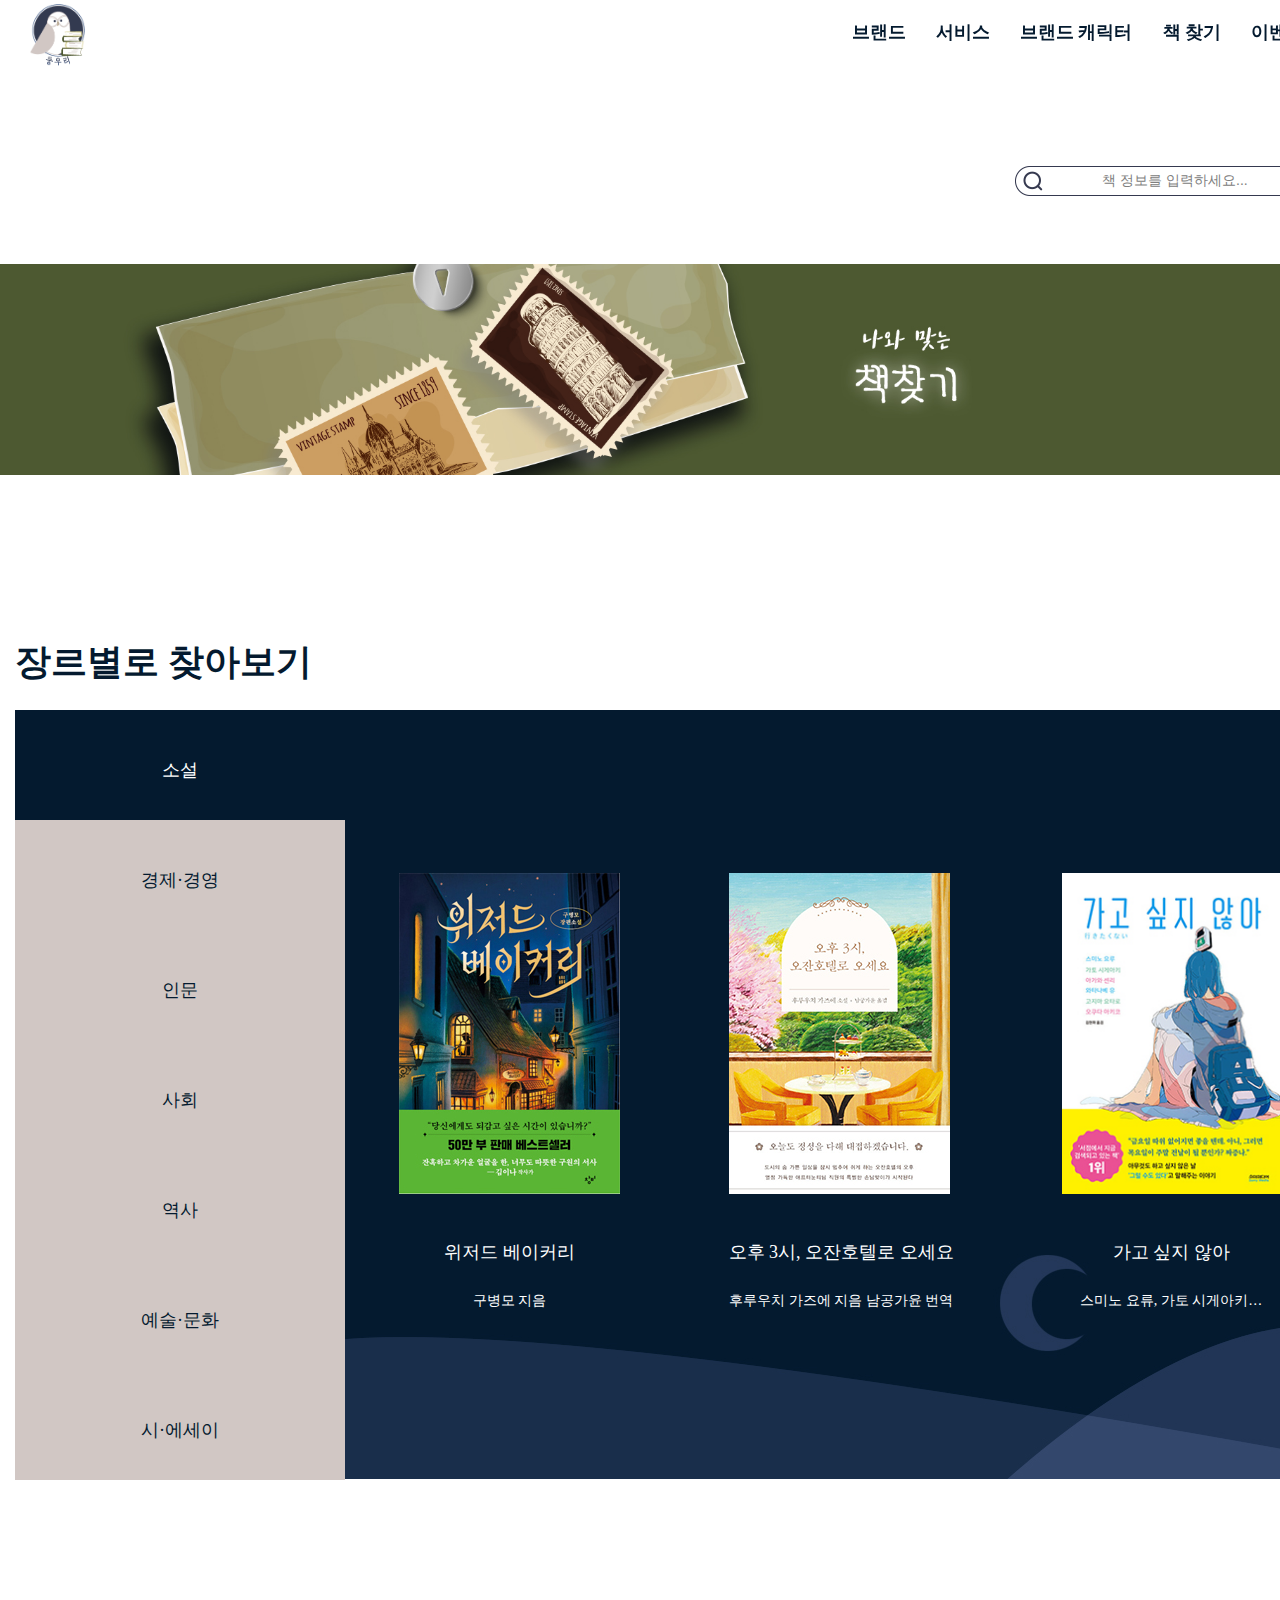
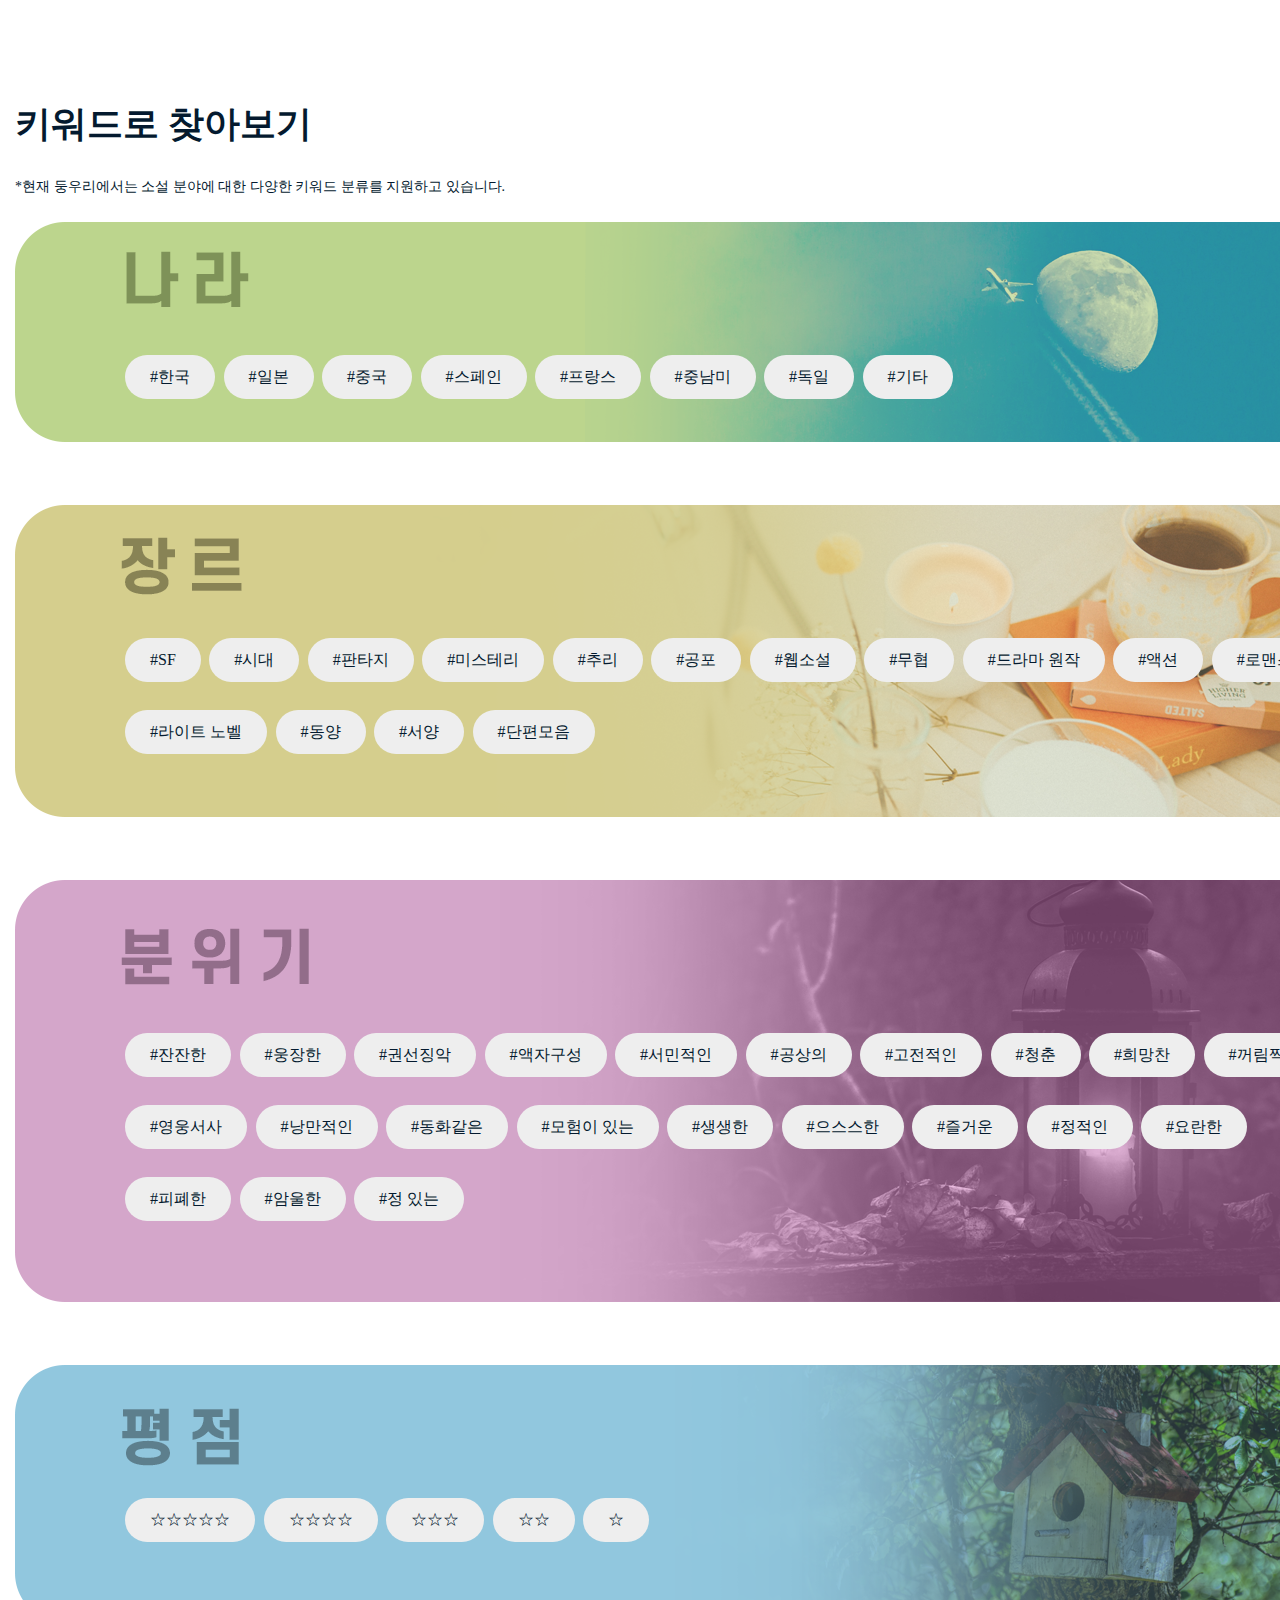
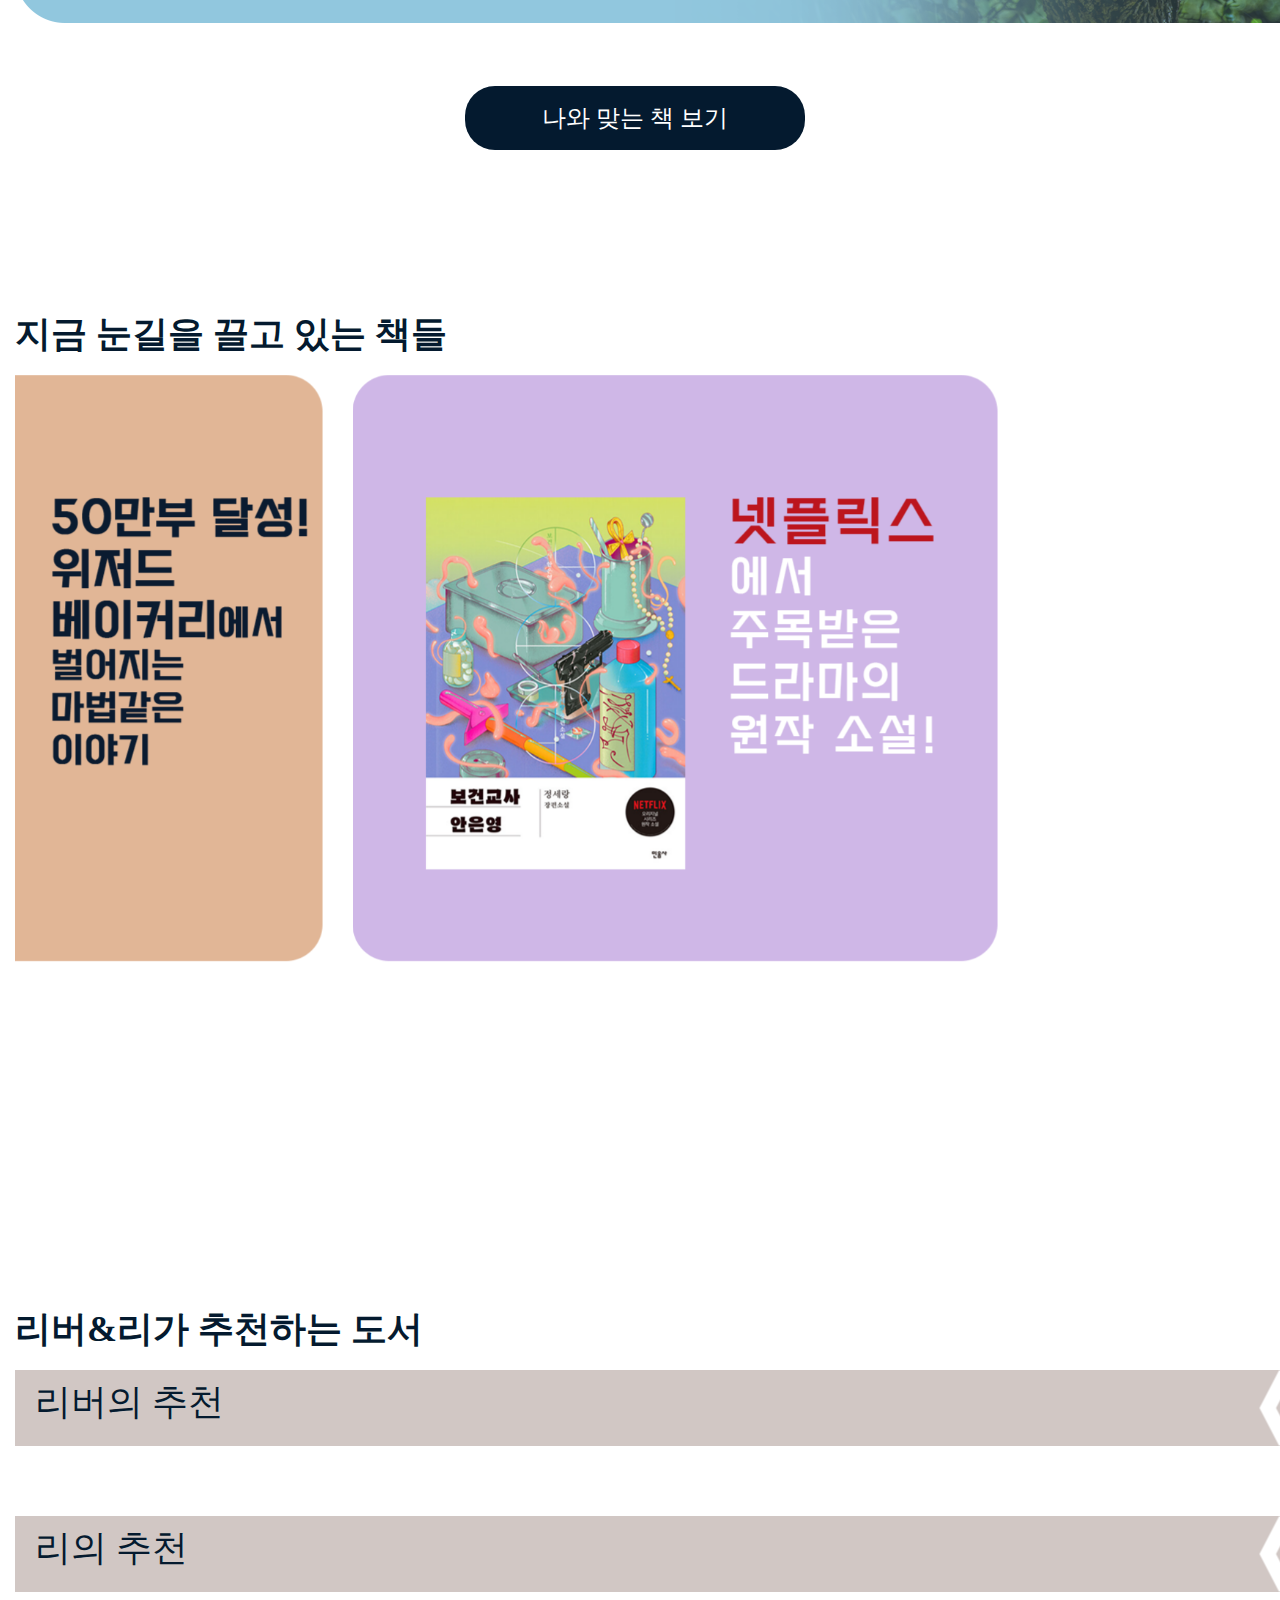
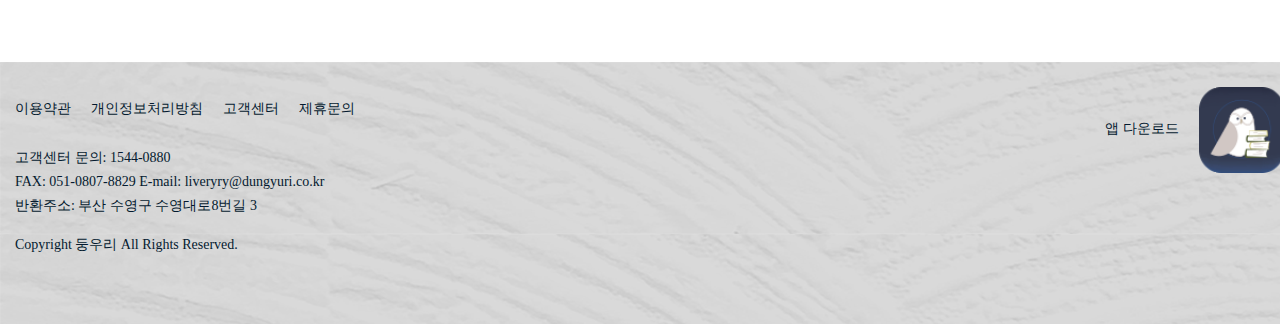
<file: sub4.html>
<!DOCTYPE html>
<html lang="ko">
<head>
    <meta charset="UTF-8">
    <meta http-equiv="X-UA-Compatible" content="IE=edge">
    <meta name="viewport" content="width=1350">
    <title>둥우리</title>
    <link rel="shortcut icon" href="./images/sub4/fabicon.png">
        
    <link href="https://webfontworld.github.io/SCoreDream/SCoreDream.css" rel="stylesheet">
    <link href="https://webfontworld.github.io/gyeonggi/GyeonggiBatang.css" rel="stylesheet">
    <link href="https://webfontworld.github.io/heungkuk/LeeSeoyun.css" rel="stylesheet">
    <!--font-->
        
    <link rel="stylesheet" href="css/sub4.css">
    
    <link rel="stylesheet" href="https://unpkg.com/aos@next/dist/aos.css" />

    <script src="https://code.jquery.com/jquery-1.10.2.js"></script>
    
    <!-- Link Swiper's CSS -->
        <link
        rel="stylesheet"
        href="https://unpkg.com/swiper/swiper-bundle.min.css"
    />

    <script src="js/jquery-3.5.1.min.js"></script>
	<script src="js/script.js"></script>
    <!--Acco-->
</head>
<body>
    <div id="header">
        <div id="header-inner" class="clearfix">
            <h1 id="logo"><a href="index.html"><img src="./images/logo.png" alt="둥우리-로고"></a></h1>
            <ul id="gnb">
                <li><a href="sub1.html">브랜드</a></li>
                <li><a href="sub2.html">서비스</a></li>
                <li><a href="sub3.html">브랜드 캐릭터</a></li>
                <li><a href="#">책 찾기</a></li>
                <li><a href="sub5.html">이벤트</a></li>
            </ul>
        </div>
    </div>
    <!--header-->

    <div id="search" class="clearfix">
        <div id="search-inner">
        <form action="https://search.naver.com/search.naver">
            <div class="search">
                <input type="text" name="query" value="책 정보를 입력하세요...">
            </div>
        </form>            
        </div>
    </div>
    <!--search-->

    <div id="title"><img src="./images/sub4/title.jpg" alt="나와맞는-책찾기"></div>
    <!--title-->

    <div id="book-tab" class="clearfix">
        <h1>장르별로 찾아보기</h1>
        <ul class="tab">
            <li class="current" data-tab="tab1"><a href="#none">소설</a></li>
            <li data-tab="tab2"><a href="#none">경제·경영</a></li>
            <li data-tab="tab3"><a href="#none">인문</a></li>
            <li data-tab="tab4"><a href="#none">사회</a></li>
            <li data-tab="tab5"><a href="#none">역사</a></li>
            <li data-tab="tab6"><a href="#none">예술·문화</a></li>
            <li data-tab="tab7"><a href="#none">시·에세이</a></li>
        </ul>
        <div id="tab1" class="tabcontent current">
            <ul class="book">
                <li><a href="#"><img src="./images/sub4/book/b1.jpg" alt="위저드-베이커리">
                    <h3>위저드 베이커리</h3><p>구병모 지음</p></a></li>
                    <li><a href="#"><img src="./images/sub4/book/b2.jpg" alt="오잔호텔"><h3>오후 3시, 오잔호텔로 오세요</h3><p>후루우치 가즈에 지음 남공가윤 번역</p></a></li>
                    <li><a href="#"><img src="./images/sub4/book/b3.jpg" alt="가고싶지않아"><h3>가고 싶지 않아</h3><p>스미노 요류, 가토 시게아키…</p></a></li>
            </ul>
        </div>
        <div id="tab2" class="tabcontent">
            <ul class="book">
                <li><a href="#"><img src="./images/sub4/book/b4.jpg" alt="NFT투자사업">
                <h3>나의 첫 NFT 투자 사업</h3><p>황정환, 박지영…</p></a></li>
                <li><a href="#"><img src="./images/sub4/book/b5.jpg" alt="경제지식-첫걸음"><h3>돈의 감각을 길러주는<br>경제 지식 첫걸음</h3><p>박의래, 이종현 지음</p></a></li>
                <li><a href="#"><img src="./images/sub4/book/b6.jpg" alt="다시-브랜딩"><h3>다시, 브랜딩</h3><p>고은혁 지음</p></a></li>
            </ul>
        </div>
        <div id="tab3" class="tabcontent">
            <ul class="book">
                <li><a href="#"><img src="./images/sub4/book/b7.jpg" alt="감정어휘">
                <h3>감정 어휘</h3><p>유선경 지음</p></a></li>
                <li><a href="#"><img src="./images/sub4/book/b8.jpg" alt="문해력숲에서-캠핑을"><h3>문해력 숲에서 캠핑을</h3><p>이태이 지음</p></a></li>
                <li><a href="#"><img src="./images/sub4/book/b9.jpg" alt="세상의-도서관들"><h3>내 마음을 설레게 한<br> 세상의 도서관들</h3><p>조금주 지음</p></a></li>
            </ul>
        </div>
        <div id="tab4" class="tabcontent">
            <ul class="book">
                <li><a href="#"><img src="./images/sub4/book/b10.jpg" alt="지구를위하는-마음">
                <h3>지구를 위하는 마음</h3><p>김명철 지음</p></a></li>
                <li><a href="#"><img src="./images/sub4/book/b11.jpg" alt="식량위기-대한민국"><h3>식량위기 대한민국</h3><p>남재작 지음</p></a></li>
                <li><a href="#"><img src="./images/sub4/book/b12.jpg" alt="워킹푸어-가족-가난탈출기"><h3>워킹푸어 가족의 가난 탈출기</h3><p>강은진 지음</p></a></li>
            </ul>
        </div>
        <div id="tab5" class="tabcontent">
            <ul class="book">
                <li><a href="#"><img src="./images/sub4/book/b13.jpg" alt="조선공무원-어떻게-살았을까">
                <h3>조선의 공무원은<br>어떻게 살았을까?</h3><p>권기환 지음</p></a></li>
                <li><a href="#"><img src="./images/sub4/book/b14.jpg" alt="1일1페이지-법역사"><h3>1일 1페이지 법의 역사</h3><p>이염, 권필 지음</p></a></li>
                <li><a href="#"><img src="./images/sub4/book/b15.jpg" alt="처음읽는-맛세계사"><h3>처음 읽는 맛의 세계사</h3><p>미야자키 마사카츠 지음</p></a></li>
            </ul>
        </div>
        <div id="tab6" class="tabcontent">
            <ul class="book">
                <li><a href="#"><img src="./images/sub4/book/b16.jpg" alt="알고보면-반할민화">
                <h3>알고 보면 반할 민화</h3><p>윤열수 지음</p></a></li>
                <li><a href="#"><img src="./images/sub4/book/b17.jpg" alt="스토리-꼭그래야할까"><h3>스토리, 꼭 그래야 할까?</h3><p>양혜석, 문아름 지음</p></a></li>
                <li><a href="#"><img src="./images/sub4/book/b18.jpg" alt="어른먼저-어린이클래식"><h3>어른이 먼저 읽는<br>어린이 클래식</h3><p>나성인 지음</p></a></li>
            </ul>
        </div>
        <div id="tab7" class="tabcontent">
            <ul class="book">
                <li><a href="#"><img src="./images/sub4/book/b19.jpg" alt="힘들땐-참치마요">
                <h3>힘들 땐 참치 마요</h3><p>봉달호 지음</p></a></li>
                <li><a href="#"><img src="./images/sub4/book/b20.jpg" alt="너의하늘을-보아"><h3>너의 하늘을 보아</h3><p>박노해 지음</p></a></li>
                <li><a href="#"><img src="./images/sub4/book/b21.jpg" alt="어느날-마음에-나무를심었다"><h3>어느 날 마음속에<br>나무를 심었다</h3><p>권남희 지음</p></a></li>
            </ul>
        </div>
    </div>
    <!--book tab-->

    <div id="keyword">
        <div id="key-inner">
            <h1>키워드로 찾아보기</h1>
            <p>*현재 둥우리에서는 소설 분야에 대한 다양한 키워드 분류를 지원하고 있습니다.</p>
            <div class="country">
                <ul class="ks-cboxtags">
                  <li><input type="checkbox" id="checkboxOne" value="한국"><label for="checkboxOne">#한국</label></li>
                  <li><input type="checkbox" id="checkboxTwo" value="일본"><label for="checkboxTwo">#일본</label></li>
                  <li><input type="checkbox" id="checkboxThree" value="중국"><label for="checkboxThree">#중국</label></li>
                  <li><input type="checkbox" id="checkboxFour" value="스페인"><label for="checkboxFour">#스페인</label></li>
                  <li><input type="checkbox" id="checkboxFive" value="프랑스"><label for="checkboxFive">#프랑스</label></li>
                  <li><input type="checkbox" id="checkboxSix" value="중남미"><label for="checkboxSix">#중남미</label></li>
                  <li><input type="checkbox" id="checkboxSeven" value="독일"><label for="checkboxSeven">#독일</label></li>
                  <li><input type="checkbox" id="checkboxEight" value="기타"><label for="checkboxEight">#기타</label></li>
              </div>
              
              <div class="genre">
                <ul class="ks-cboxtags">
                  <li><input type="checkbox" id="checkboxNine" value="SF"><label for="checkboxNine">#SF</label></li>
                  <li><input type="checkbox" id="checkboxTen" value="시대"><label for="checkboxTen">#시대</label></li>
                  <li><input type="checkbox" id="checkboxEleven" value="판타지"><label for="checkboxEleven">#판타지</label></li>
                  <li><input type="checkbox" id="checkboxTwelve" value="미스테리"><label for="checkboxTwelve">#미스테리</label></li>
                  <li><input type="checkbox" id="checkboxThirteen" value="추리"><label for="checkboxThirteen">#추리</label></li>
                  <li><input type="checkbox" id="checkboxFourteen" value="공포"><label for="checkboxFourteen">#공포</label></li>
                  <li><input type="checkbox" id="checkboxFifteen" value="웹소설"><label for="checkboxFifteen">#웹소설</label></li>
                  <li><input type="checkbox" id="checkboxSt" value="무협"><label for="checkboxSt">#무협</label></li>
                  <li><input type="checkbox" id="checkboxSvt" value="드라마원작"><label for="checkboxSvt">#드라마 원작</label></li>
                  <li><input type="checkbox" id="checkboxAt" value="액션"><label for="checkboxAt">#액션</label></li>
                  <li class="ks-selected"><input type="checkbox" id="checkboxNt" value="로맨스"><label for="checkboxNt">#로맨스</label></li>
                  <li><input type="checkbox" id="checkboxTw" value="라이트노벨"><label for="checkboxTw">#라이트 노벨</label></li>
                  <li><input type="checkbox" id="checkboxTwone" value="동양"><label for="checkboxTwone">#동양</label></li>
                  <li><input type="checkbox" id="checkboxTwt" value="서양"><label for="checkboxTwt">#서양</label></li>
                  <li><input type="checkbox" id="checkboxTwth" value="단편모음"><label for="checkboxTwth">#단편모음</label></li>
                </ul>
              </div>

              <div class="amb">
                <ul class="ks-cboxtags">
                  <li><input type="checkbox" id="checkboxTwf" value="잔잔한"><label for="checkboxTwf">#잔잔한</label></li>
                  <li><input type="checkbox" id="checkboxTwfi" value="웅장한"><label for="checkboxTwfi">#웅장한</label></li>
                  <li><input type="checkbox" id="checkboxTws" value="권선징악"><label for="checkboxTws">#권선징악</label></li>
                  <li><input type="checkbox" id="checkboxTwsv" value="액자구성"><label for="checkboxTwsv">#액자구성</label></li>
                  <li><input type="checkbox" id="checkboxTwe" value="서민적인"><label for="checkboxTwe">#서민적인</label></li>
                  <li><input type="checkbox" id="checkboxTwn" value="공상의"><label for="checkboxTwn">#공상의</label></li>
                  <li><input type="checkbox" id="checkboxThy" value="고전적인"><label for="checkboxThy">#고전적인</label></li>
                  <li><input type="checkbox" id="checkboxThyo" value="청춘"><label for="checkboxThyo">#청춘</label></li>
                  <li><input type="checkbox" id="checkboxThytw" value="희망찬"><label for="checkboxThytw">#희망찬</label></li>
                  <li><input type="checkbox" id="checkboxThyth" value="꺼림찍한"><label for="checkboxThyth">#꺼림찍한</label></li>
                  <li class="ks-selected"><input type="checkbox" id="checkboxThyf" value="영웅서사"><label for="checkboxThyf">#영웅서사</label></li>
                  <li><input type="checkbox" id="checkboxThyfi" value="낭만적인"><label for="checkboxThyfi">#낭만적인</label></li>
                  <li><input type="checkbox" id="checkboxThys" value="동화같은"><label for="checkboxThys">#동화같은</label></li>
                  <li><input type="checkbox" id="checkboxThysv" value="모험이있는"><label for="checkboxThysv">#모험이 있는</label></li>
                  <li><input type="checkbox" id="checkboxThye" value="생생한"><label for="checkboxThye">#생생한</label></li>
                  <li><input type="checkbox" id="checkboxThyn" value="으스스한"><label for="checkboxThyn">#으스스한</label></li>
                  <li><input type="checkbox" id="checkboxFhy" value="즐거운"><label for="checkboxFhy">#즐거운</label></li>
                  <li><input type="checkbox" id="checkboxFhyo" value="정적인"><label for="checkboxFhyo">#정적인</label></li>
                  <li><input type="checkbox" id="checkboxFhytw" value="요란한"><label for="checkboxFhytw">#요란한</label></li>
                  <li><input type="checkbox" id="checkboxFhyth" value="피폐한"><label for="checkboxFhyth">#피폐한</label></li>
                  <li><input type="checkbox" id="checkboxFhyf" value="암울한"><label for="checkboxFhyf">#암울한</label></li>
                  <li><input type="checkbox" id="checkboxFhyfi" value="정있는"><label for="checkboxFhyfi">#정 있는</label></li>
                </ul>
              </div>

              <div class="grade">
                <ul class="ks-cboxtags">
                  <li><input type="checkbox" id="checkboxFhys" value="5점"><label for="checkboxFhys">☆☆☆☆☆</label></li>
                  <li><input type="checkbox" id="checkboxFhye" value="4점"><label for="checkboxFhye">☆☆☆☆</label></li>
                  <li><input type="checkbox" id="checkboxFhyn" value="3점"><label for="checkboxFhyn">☆☆☆</label></li>
                  <li><input type="checkbox" id="checkboxFif" value="2점"><label for="checkboxFif">☆☆</label></li>
                  <li><input type="checkbox" id="checkboxFifo" value="1점"><label for="checkboxFifo">☆</label></li>
                </ul>
              </div>

              <a href="#none" id="submit">나와 맞는 책 보기</a>
        </div>
    </div>
    <!--keyword-->

    <div id="hot">
    <div id="hot-inner">
        <h1>지금 눈길을 끌고 있는 책들</h1>
        <!-- Swiper -->
        <div class="swiper hotBook">
            <div class="swiper-wrapper">
            <div class="swiper-slide"><img src="./images/sub4/slide3.png" alt="행성"></div>
            <div class="swiper-slide"><img src="./images/sub4/slide1.png" alt="보건교사"></div>
            <div class="swiper-slide"><img src="./images/sub4/slide2.png" alt="위저드베이커리"></div>
            </div>
        </div>            
    </div>
    </div>
    <!--hot books-->

    <div id="recommend">
        <div id="reco-inner">
            <h1>리버&리가 추천하는 도서</h1>
            <div class="reco clearfix">
                <ul>
                    <li class="title">
                        <div class="title_in">리버의 추천</div>
                        <div class="arrow"><img src="./images/sub4/arrow.png" alt="arrow"></div>
                        <div class="reco-book reco-bg1">
                            <img src="./images/sub4/reco1.png" alt="추천도서1">
                            <div class="reco-text t1">
                                <h2>지구 끝의 온실</h2>
                                <p>‘더스트’라는 유독가스로 인해<br>
                                    한 번 무너져내렸던 문명은<br>
                                    온실 속에서 다시금 꽃을 피운다.<br>
                                    <br>
                                    각박한 세상 속 어쩌면 찬란한<br>
                                    삶을 신비하고 아름다운 이야기를<br>
                                    통해 보여주는 SF 장편 소설.<br></p>
                                    <a href="#none">자세히 보기</a>
                            </div>
                        </div>
                    </li>
                </ul>
                <ul>
                    <li class="title">
                        <div class="title_in">리의 추천</div>
                        <div class="arrow"><img src="./images/sub4/arrow.png" alt="arrow"></div>
                        <div class="reco-book reco-bg2">
                            <img src="./images/sub4/reco2.png" alt="추천도서2">
                            <div class="reco-text t2">
                                <h2>펭귄철도 분실물센터 <span class="red">리턴즈</span></h2>
                                <p>분실물 센터에 펭귄이!?<br>
                                    <br>
                                    잃어버린 물건을 찾고자<br>
                                    방문하는 사람들과 그 가운데<br>
                                    생겨나는 만남과 감동이<br>
                                    담긴 귀여운 에피소드식 소설
                                    <br></p>
                                    <a href="#none">자세히 보기</a>
                            </div>
                        </div>
                    </li>
                </ul>
            </div>
        </div>
    </div>
    <!--recommend-->

    <div id="footer">
        <div id="footer-inner">
          <ul class="clearfix">
            <li><a href="#">이용약관</a></li>
            <li><a href="#">개인정보처리방침</a></li>
            <li><a href="#">고객센터</a></li>
            <li><a href="#">제휴문의</a></li>
          </ul>
          <a href="#" class="app-download">앱 다운로드<img src="./images/app-icon.png" alt="둥우리-앱"></a>
          <p>고객센터 문의: 1544-0880<br>
            FAX: 051-0807-8829    E-mail: liveryry@dungyuri.co.kr<br>
            반환주소: 부산 수영구 수영대로8번길 3</p>
          <p>Copyright 둥우리 All Rights Reserved.</p>
        </div>
      </div>
      <!---footer-->

    <script src="https://unpkg.com/aos@next/dist/aos.js"></script>
    <script>
    AOS.init();

// You can also pass an optional settings object
// below listed default settings
AOS.init({
  // Global settings:
  disable: false, // accepts following values: 'phone', 'tablet', 'mobile', boolean, expression or function
  startEvent: 'DOMContentLoaded', // name of the event dispatched on the document, that AOS should initialize on
  initClassName: 'aos-init', // class applied after initialization
  animatedClassName: 'aos-animate', // class applied on animation
  useClassNames: false, // if true, will add content of `data-aos` as classes on scroll
  disableMutationObserver: false, // disables automatic mutations' detections (advanced)
  debounceDelay: 50, // the delay on debounce used while resizing window (advanced)
  throttleDelay: 99, // the delay on throttle used while scrolling the page (advanced)
  

  // Settings that can be overridden on per-element basis, by `data-aos-*` attributes:
  offset: 120, // offset (in px) from the original trigger point
  delay: 0, // values from 0 to 3000, with step 50ms
  duration: 400, // values from 0 to 3000, with step 50ms
  easing: 'ease', // default easing for AOS animations
  once: false, // whether animation should happen only once - while scrolling down
  mirror: false, // whether elements should animate out while scrolling past them
  anchorPlacement: 'top-bottom', // defines which position of the element regarding to window should trigger the animation

});
    </script>
    <script>
		$(function() {
			$('ul.tab li').click(function() {
				var activeTab = $(this).attr('data-tab');
				$('ul.tab li').removeClass('current');
				$('.tabcontent').removeClass('current');
				$(this).addClass('current');
				$('#' + activeTab).addClass('current');
			})
		});
	</script>

    <!-- Swiper JS -->
    <script src="https://unpkg.com/swiper/swiper-bundle.min.js"></script>
  
    <!-- Initialize Swiper -->
    <script>
            var swiper = new Swiper(".hotBook", {
              slidesPerView: 2,
              spaceBetween: 30,
              freeMode: true,
              loop: true,
              centeredSlides: true,
            });
    </script>
</body>
</html>
</file>
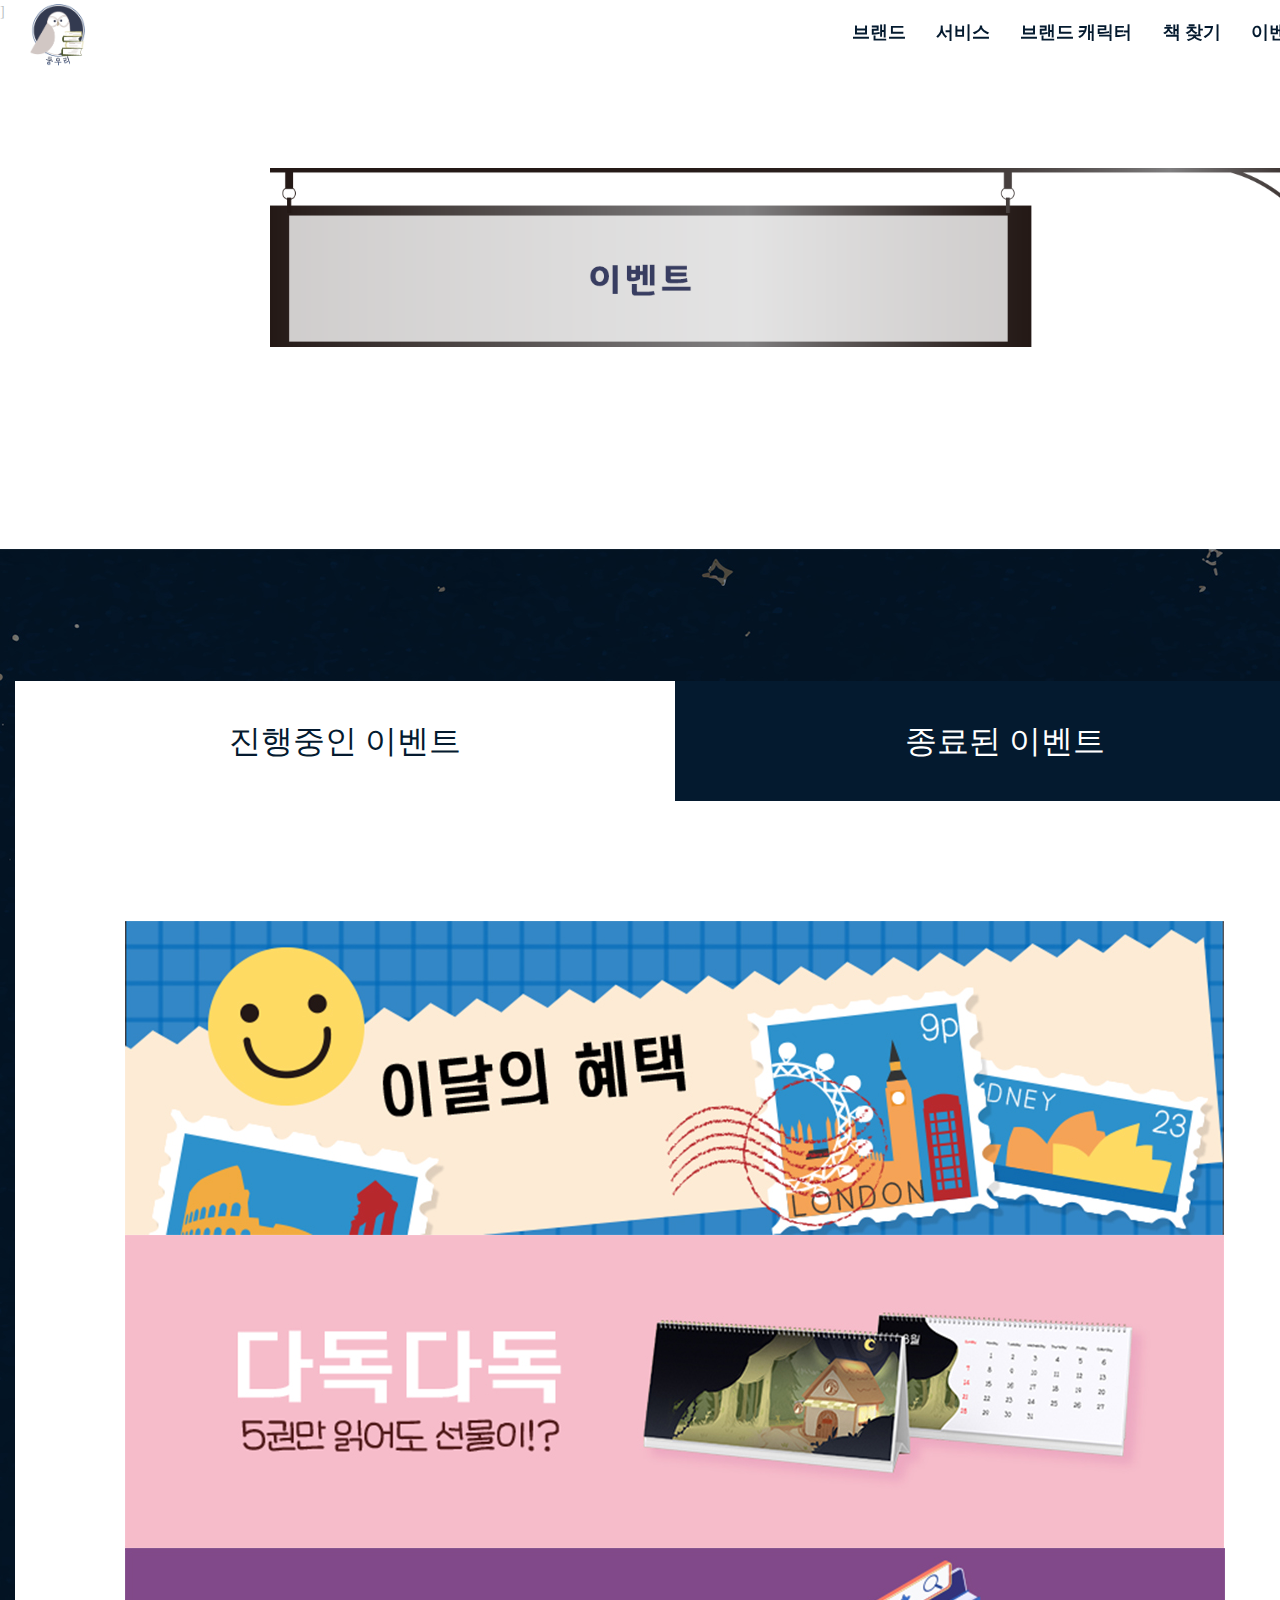
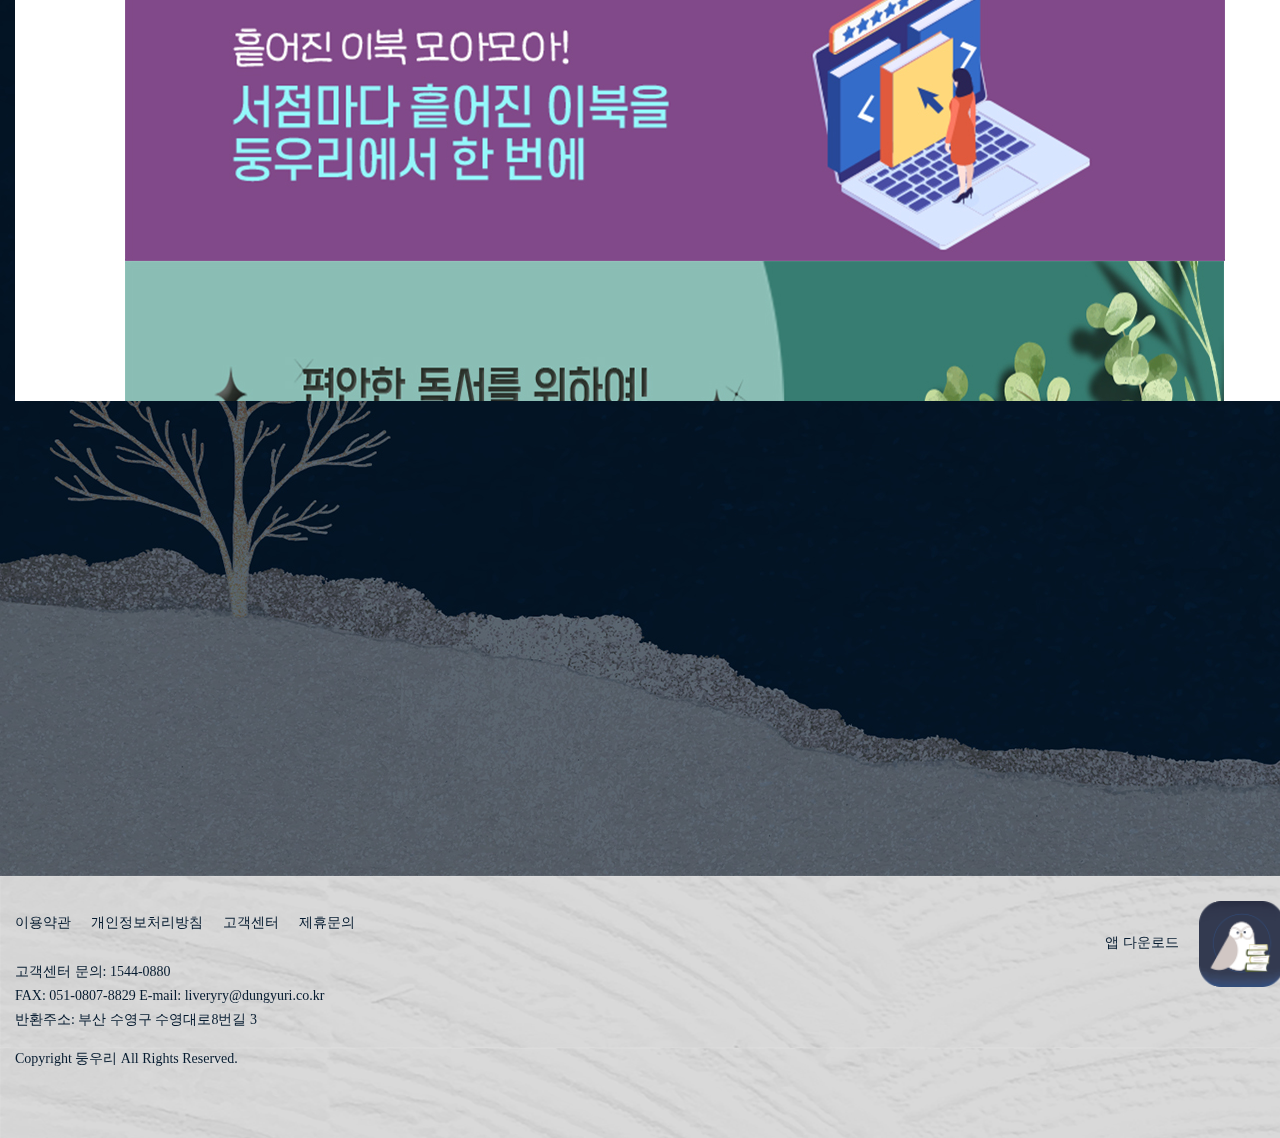
<file: sub5.html>
<!DOCTYPE html>
<html lang="ko">
<head>
    <meta charset="UTF-8">
    <meta http-equiv="X-UA-Compatible" content="IE=edge">
    <meta name="viewport" content="width=1350">
    <title>둥우리</title>
    <link rel="shortcut icon" href="./images/sub3/fabicon.png">
    
    <link href="https://webfontworld.github.io/SCoreDream/SCoreDream.css" rel="stylesheet">
    <link href="https://webfontworld.github.io/gyeonggi/GyeonggiBatang.css" rel="stylesheet">
    <link href="https://webfontworld.github.io/heungkuk/LeeSeoyun.css" rel="stylesheet">
    <!--font-->
    
    <link rel="stylesheet" href="css/sub5.css">

    <link rel="stylesheet" href="https://unpkg.com/aos@next/dist/aos.css" />]
    <script src="https://code.jquery.com/jquery-1.10.2.js"></script>
</head>
<body>
    <div id="header">
        <div id="header-inner" class="clearfix">
            <h1 id="logo"><a href="index.html"><img src="./images/logo.png" alt="둥우리-로고"></a></h1>
            <ul id="gnb">
                <li><a href="sub1.html">브랜드</a></li>
                <li><a href="sub2.html">서비스</a></li>
                <li><a href="sub3.html">브랜드 캐릭터</a></li>
                <li><a href="sub4.html">책 찾기</a></li>
                <li><a href="#">이벤트</a></li>
            </ul>
        </div>
    </div>
    <!--header-->

    <div id="title" class="clearfix">
        <img src="./images/sub5/title.png" alt="이벤트">
    </div>
    <!--title-->

    <div id="event">
        <div id="event-in">
            <ul class="tab clearfix">
                <li class="current" data-tab="tab1"><a href="#none">진행중인 이벤트</a></li>
                <li data-tab="tab2"><a href="#none">종료된 이벤트</a></li>
            </ul>
    
            <div id="tab1" class="tabcontent current">
                <div class="benner">
                    <a href="#"><img src="./images/sub5/eb1.jpg" alt="배너1"></a>
                    <a href="#"><img src="./images/sub5/eb2.jpg" alt="배너2"></a>
                    <a href="#"><img src="./images/sub5/eb3.jpg" alt="배너3"></a>
                    <a href="#"><img src="./images/sub5/eb4.jpg" alt="배너4"></a>
                    <a href="#"><img src="./images/sub5/eb5.jpg" alt="배너5"></a>                    
                </div>

            </div>
    
            <div id="tab2" class="tabcontent">
                <div class="benner">
                <a href="#"><img src="./images/sub5/eb6.jpg" alt="배너6"></a>
                <a href="#"><img src="./images/sub5/eb7.jpg" alt="배너7"></a>
                <a href="#"><img src="./images/sub5/eb8.jpg" alt="배너8"></a>                    
                </div>
            </div>
        </div>
    </div>
    <!--event-->

    <div id="footer">
        <div id="footer-inner">
          <ul class="clearfix">
            <li><a href="#">이용약관</a></li>
            <li><a href="#">개인정보처리방침</a></li>
            <li><a href="#">고객센터</a></li>
            <li><a href="#">제휴문의</a></li>
          </ul>
          <a href="#" class="app-download">앱 다운로드<img src="./images/app-icon.png" alt="둥우리-앱"></a>
          <p>고객센터 문의: 1544-0880<br>
            FAX: 051-0807-8829    E-mail: liveryry@dungyuri.co.kr<br>
            반환주소: 부산 수영구 수영대로8번길 3</p>
          <p>Copyright 둥우리 All Rights Reserved.</p>
        </div>
      </div>
      <!---footer-->

    <script>
		$(function() {
			$('ul.tab li').click(function() {
				var activeTab = $(this).attr('data-tab');
				$('ul.tab li').removeClass('current');
				$('.tabcontent').removeClass('current');
				$(this).addClass('current');
				$('#' + activeTab).addClass('current');
			})
		});
	</script>
</body>
</html>
</file>
<file: css/sub1.css>
@charset "utp-8";
@font-face {
    font-family: 'ImcreSoojin';
    src: url('https://cdn.jsdelivr.net/gh/projectnoonnu/noonfonts_20-04@2.3/ImcreSoojin.woff') format('woff');
    font-weight: normal;
    font-style: normal;
}

* {
    margin: 0;
    padding: 0;
}
a {
    text-decoration: none;
    color: inherit;
}
ul, ol {
    list-style: none;
}
.clearfix::after {
    content: "";
    display: block;
    clear: both;
}

body {
    font-family: 'SCoreDream';
    font-size: 14px;
    line-height: 24px;
    color: #041a2f;
    min-width:1350px;
} 

#header {
    background-color: rgba(255,255,255,0.7);
    position: fixed;
    top: 0;
    left: 0;
    z-index: 100;
    width: 100%;
}
#header-inner {
    margin: 0 auto;
    width: 1320px;
}
#logo {
    float: left;
    width: 55px;
    margin-left: 30px;
    margin-top: -2px;
}
#logo img {
    width: 100%;
}
#gnb {
    float: right;
}
#gnb li {
    float: left;
    padding: 20px 15px;
    font-family: 'LeeSeoyun';
    font-size: 18px;
    font-weight: 700;
    transform: skew(-0.1deg);
}

#title {
    height: 461px;
    margin-top: 64px;
}
#title img {
    float: right;
    width: 80%;
    margin-top: 80px;
}

#container {
    background: url(./../images/sub1/bg.jpg) no-repeat;
    height: 4558px;
}
#container-inner {
    margin: 0 auto;
    width: 1320px;
}
.start {
    height: 1585px;
    position: relative;
}
.start img {
    width: 80%;
    position: absolute;
    top: 620px;
    left: -22%;
}
.start p {
    font-size: 16px;
    line-height: 60px;
    position: absolute;
    top: 770px;
    left: 270px;
}

#taget {
    margin-top: 20px;
    height: 1500px;
    position: relative;
}
#taget h1 {
    font-size: 48px;
    font-weight: 500;
    color: #fff;
    text-align: right;
    padding-right: 182px;
}
#taget .people1 {
    position: absolute;
    top: 7%;
    left: 4%;
}
#taget .people2 {
    position: absolute;
    top: 29%;
    right: -1%;
}
#taget .people3 {
    position: absolute;
    top: 58%;
    right: 15%;
}
#taget ul li p{
    font-size: 24px;
    line-height: 46.7px;
    text-align: center;
}
#taget .people1 p {
    position: absolute;
    top: 6%;
    left: 51%;
}
#taget .people2 p {
    position: absolute;
    top: 5%;
    right: 62%;
}
#taget .people3 p {
    position: absolute;
    top: 5%;
    left: 6%;
}

#brand-logo {
    margin-top: 153px;
    height: 1150px;
    position: relative;
}
#brand-logo h1 {
    font-size: 48px;
    font-weight: 500;
    color: #fff;
    text-align: center;
}
#brand-logo .book1 {
    background: url(./../images/sub1/open-book2.png) no-repeat;
    width: 809px;
    height: 743px;
    position: absolute;
    top: 9%;
    left: 17%;
}
#brand-logo .book1 ul {
    float: left;
}
#brand-logo .book1 ul li {
    padding-bottom: 70px;
}
#brand-logo .book1 .color {
    position: absolute;
    top: 17%;
    left: 15%;
}
#brand-logo .book1 .black {
    position: absolute;
    top: 17%;
    right: 15%;
}

#brand-logo .book2 {
    background: url(./../images/sub1/open-book3.png) no-repeat;
    width: 849px;
    height: 713px;
    position: absolute;
    bottom: 0;
    right: 0;
}
#brand-logo .book2 .book2-text {
    position: absolute;
    top: 10%;
    left: 13%;
}
#brand-logo .book2-text p {
    line-height: 60px;
}
.book2-text .jump-p {
    padding-top: 50px;
}
#brand-logo .book2-text .code {
    padding-left: 95px;
    line-height: 40px;
}

#footer {
    background: url(./../images/footer-back.png) repeat;
    height: 262px;
}
#footer-inner {
    margin: 0 auto;
    width: 1320px;
    font-weight: 300;
    position: relative;
}
#footer-inner ul li {
    float: left;
    padding: 35px 10px 25px 10px;
}
#footer-inner ul li:nth-child(1) {
    padding-left: 0;
}
#footer-inner p {
    padding-bottom: 15px;
}
#footer-inner .app-download {
    position: absolute;
    right: 3%;
    top: 12%;
   width: 190px;
}
#footer-inner .app-download img {
    width: 45%;
    vertical-align: middle;
    margin-left: 20px;
}
</file>
<file: css/sub2.css>
@charset "utp-8";
@font-face {
    font-family: 'ImcreSoojin';
    src: url('https://cdn.jsdelivr.net/gh/projectnoonnu/noonfonts_20-04@2.3/ImcreSoojin.woff') format('woff');
    font-weight: normal;
    font-style: normal;
}

* {
    margin: 0;
    padding: 0;
}
a {
    text-decoration: none;
    color: inherit;
}
ul, ol {
    list-style: none;
}
.clearfix::after {
    content: "";
    display: block;
    clear: both;
}

body {
    font-family: 'SCoreDream';
    font-size: 14px;
    line-height: 24px;
    color: #041a2f;
    min-width:1350px;
} 

#header {
    background-color: rgba(255,255,255,0.7);
    position: fixed;
    top: 0;
    left: 0;
    z-index: 100;
    width: 100%;
}
#header-inner {
    margin: 0 auto;
    width: 1320px;
}
#logo {
    float: left;
    width: 55px;
    margin-left: 30px;
    margin-top: 4px;
}
#logo img {
    width: 100%;
}
#gnb {
    float: right;
}
#gnb li {
    float: left;
    padding: 20px 15px;
    font-family: 'LeeSeoyun';
    font-size: 18px;
    font-weight: 700;
    transform: skew(-0.1deg);
}

#title {
    height: 461px;
    margin-top: 64px;
}
#title img {
    float: right;
    width: 80%;
    margin-top: 80px;
}

#keyword {
    background-color: #d5f3e3;
    height: 631px;
}
#keyword-inner {
    margin: 0 auto;
    width: 1320px;
    padding-top: 70px;
    padding-bottom: 78px;
}
.img img {
    width: 100%;
}
.left {
    float: left;
}
.right {
    float: right;
}
.text1 {
    width: 694px;
    padding-left: 218px;
    box-sizing: border-box;
}
.text1 h1 {
    font-family: 'LeeSeoyun';
    font-size: 60px;
    line-height: 56px;
    font-weight: normal;
    margin-bottom: 42px;
}
.text1 p {
    font-size: 24px;
    line-height: 48px;
    font-weight: 300;
}
.text1 .ps {
    font-size: 16px;
    line-height: 26px;
}

#choice {
    margin-top: 106px;
    background-color: #f3edba;
    height: 632px;
    position: relative;
}
#choice-inner {
    margin: 0 auto;
    width: 1320px;
}
.text2 {
    margin-top: 130px;
    margin-bottom: 137px;
}
.text2 h1 {
    font-family: 'LeeSeoyun';
    font-size: 60px;
    line-height: 56px;
    font-weight: normal;
    margin-bottom: 86px;
}
.text2 p {
    font-size: 24px;
    line-height: 48px;
    font-weight: 300;
}
#choice .img {
    width: 286px;
    box-sizing: border-box;
    margin-top: 20px;
    margin-right: 130px;
}
#choice .stiker {
    position: absolute;
    bottom: -10%;
    right: 38%;

}

#free {
    margin-top: 106px;
    background-color: #ddcbec;
    height: 631px;
    position: relative;
}
#free-inner {
    margin: 0 auto;
    width: 1320px;
}
#free-inner .img {
    position: absolute;
    bottom: -10%;
}
.text3 {
    margin-top: 106px;
    margin-bottom: 122px;
}
.text3 h1 {
    font-family: 'LeeSeoyun';
    font-size: 60px;
    line-height: 56px;
    font-weight: normal;
    margin-bottom: 67px;
}
.text3 p {
    font-size: 24px;
    line-height: 48px;
    font-weight: 300;
}

#app {
    margin-top: 106px;
    background-color: #abc7f2;
    height: 630px;
}
#app-inner {
    margin: 0 auto;
    width: 1320px;
}
.text4 {
    margin-top: 89px;

}
.text4 h1 {
    font-family: 'LeeSeoyun';
    font-size: 60px;
    line-height: 56px;
    font-weight: normal;
    margin-bottom: 75px;
}
.text4 p {
    font-size: 24px;
    line-height: 48px;
    font-weight: 300;
}
.text4 a {
    margin-top: 70px;
    display: flex;
    flex-flow: row;
    font-size: 24px;
    line-height: 36px;
    font-weight: 300;
    vertical-align: middle;
}
.text4 a img {
    margin-right: 10px;
    margin-top: 7px;
    height: 60px;
}
#app-inner .img {
    margin-top: 154px;
}

#other {
    margin-top: 106px;
    background-color: #fff;
    background: url(./../images/sub2/bg.png)no-repeat center bottom;
    height: 2080px;

}
#other-inner {
    margin: 0 auto;
    width: 1320px;
    position: relative;
}
.mini1 {
    position: absolute;
    top: 94px;
    left: 78px;
}
.mini1 h2 {
    position: absolute;
    top: 45px;
    left: 36px;
}
.mini2 {
    position: absolute;
    top: 190px;
    right: 80px;
}
.mini2 h2 {
    position: absolute;
    top: 50px;
    left: 30px;
}
.mini3 {
    position: absolute;
    top: 800px;
    left: 80px;
}
.mini3 h2 {
    position: absolute;
    top: 49px;
    left: 40px;
}
.mini4 {
    position: absolute;
    top: 960px;
    right: 135px;
}
.mini4 h2 {
    position: absolute;
    top: 49px;
    left: 30px;
}
#other-inner ul li h2 {
    font-size: 36px;
    line-height: 48px;
    font-weight: 500;
}

#footer {
    background: url(./../images/footer-back.png) repeat;
    height: 262px;
}
#footer-inner {
    margin: 0 auto;
    width: 1320px;
    font-weight: 300;
    position: relative;
}
#footer-inner ul li {
    float: left;
    padding: 35px 10px 25px 10px;
}
#footer-inner ul li:nth-child(1) {
    padding-left: 0;
}
#footer-inner p {
    padding-bottom: 15px;
}
#footer-inner .app-download {
    position: absolute;
    right: 3%;
    top: 12%;
   width: 190px;
}
#footer-inner .app-download img {
    width: 45%;
    vertical-align: middle;
    margin-left: 20px;
}
</file>
<file: css/sub3.css>
@charset "utp-8";
@font-face {
    font-family: 'ImcreSoojin';
    src: url('https://cdn.jsdelivr.net/gh/projectnoonnu/noonfonts_20-04@2.3/ImcreSoojin.woff') format('woff');
    font-weight: normal;
    font-style: normal;
}

* {
    margin: 0;
    padding: 0;
}
a {
    text-decoration: none;
    color: inherit;
}
ul, ol {
    list-style: none;
}
.clearfix::after {
    content: "";
    display: block;
    clear: both;
}

body {
    font-family: 'SCoreDream';
    font-size: 14px;
    line-height: 24px;
    color: #041a2f;
    min-width:1350px;
} 

#header {
    background-color: rgba(255,255,255,0.7);
    position: fixed;
    top: 0;
    left: 0;
    z-index: 100;
    width: 100%;
}
#header-inner {
    margin: 0 auto;
    width: 1320px;
}
#logo {
    float: left;
    width: 55px;
    margin-left: 30px;
    margin-top: 4px;
}
#logo img {
    width: 100%;
}
#gnb {
    float: right;
}
#gnb li {
    float: left;
    padding: 20px 15px;
    font-family: 'LeeSeoyun';
    font-size: 18px;
    font-weight: 700;
    transform: skew(-0.1deg);
}

#title {
    height: 461px;
    margin-top: 64px;
}
#title img {
    float: right;
    width: 80%;
    margin-top: 80px;
}

#container {
    background: url(./../images/sub3/bg.jpg) no-repeat;
    height: 7035px;
}
#container-inner {
    margin: 0 auto;
    width: 1320px;
}
#produce {
    padding-top: 206px;
    position: relative;
}
#produce img {
    display: block;
    filter: drop-shadow(8px 8px 20px #000); 
}
#produce p {
    font-size: 16px;
    line-height: 36px;
    font-weight: 200;
    position: absolute;
    top: 523px;
    left: 483px;
    color: #423013;
}

.ch {
    margin-top: 549px;
    background: url(./../images/sub3/letter.png) no-repeat;
    height: 1245px;
    position: relative;
}
.ch img {
    position: absolute;
    top: -205px;
    left: 372px;
}
.ch .ch-text {
    position: absolute;
    top: 540px;
    left: 150px;
    text-align: center;
}
.ch h1 {
    font-size: 36px;
    line-height: 60px;
    font-weight: normal;
}
.ch .bold {
    font-weight: 500;
}
.ch p {
    padding-top: 85px;
    padding-bottom: 101px;
    font-size: 24px;
    line-height: 60px;
    font-weight: 200;
}

.colorcode {
    display: flex;
    flex-flow: row;
}
.color {
    width: 440px;
    height: 150px;
    font-size: 24px;
    text-align: center;
    padding-top: 60px;
    padding-bottom: 60px;
    box-sizing: border-box;
    text-transform: uppercase;
}
.color:hover {
    filter: brightness(90%);
}
.color1 {
    background-color: #4d5931;
    color: #fff;
}
.color2 {
    background-color: #fde094;
}
.color3 {
    background-color: #fff;
}
.color4 {
    background-color: #d6ce8d;
}
.color5 {
    background-color: #fde094;
}
.color6 {
    background-color: #d1c7c5;
}
.ch .ch-text2 {
    position: absolute;
    top: 540px;
    left: 66px;
    text-align: center;
}

.emoticon {
    margin-top: 291px;
}
.emo-in {
    margin-bottom: 145px;
    vertical-align: middle;
}
.emo-in .left {
    float: left;
    padding-left: 80px;
}
.emo-in .right {
    float: right;
    padding-right: 50px;
}
.emo-in .middle {
    padding-left: 154px;
}
.emo-text {
    font-family: 'LeeSeoyun';
    text-align: center;
    color: #fff;
    padding-top: 130px;
}
.emo-text h1 {
    font-size: 84px;
    line-height: 70px;
    padding-bottom: 30px;
}
.emo-text p {
    font-size: 30px;
    line-height: 36px;
}

#footer {
    background: url(./../images/footer-back.png) repeat;
    height: 262px;
}
#footer-inner {
    margin: 0 auto;
    width: 1320px;
    font-weight: 300;
    position: relative;
}
#footer-inner ul li {
    float: left;
    padding: 35px 10px 25px 10px;
}
#footer-inner ul li:nth-child(1) {
    padding-left: 0;
}
#footer-inner p {
    padding-bottom: 15px;
}
#footer-inner .app-download {
    position: absolute;
    right: 3%;
    top: 12%;
   width: 190px;
}
#footer-inner .app-download img {
    width: 45%;
    vertical-align: middle;
    margin-left: 20px;
}
</file>
<file: css/sub4.css>
@charset "utp-8";
@font-face {
    font-family: 'ImcreSoojin';
    src: url('https://cdn.jsdelivr.net/gh/projectnoonnu/noonfonts_20-04@2.3/ImcreSoojin.woff') format('woff');
    font-weight: normal;
    font-style: normal;
}

* {
    margin: 0;
    padding: 0;
}
a {
    text-decoration: none;
    color: inherit;
}
ul, ol {
    list-style: none;
}
.clearfix::after {
    content: "";
    display: block;
    clear: both;
}

body {
    font-family: 'SCoreDream';
    font-size: 14px;
    line-height: 24px;
    color: #041a2f;
    min-width:1350px;
} 

#header {
    background-color: rgba(255,255,255,0.7);
    position: fixed;
    top: 0;
    left: 0;
    z-index: 100;
    width: 100%;
}
#header-inner {
    margin: 0 auto;
    width: 1320px;
}
#logo {
    float: left;
    width: 55px;
    margin-left: 30px;
    margin-top: 4px;
}
#logo img {
    width: 100%;
}
#gnb {
    float: right;
}
#gnb li {
    float: left;
    padding: 20px 15px;
    font-family: 'LeeSeoyun';
    font-size: 18px;
    font-weight: 700;
    transform: skew(-0.1deg);
}

#search {
    margin-top: 166px;
    margin-bottom: 68px;

}
#search-inner {
    margin: 0 auto;
    width: 1320px;
}
.search {
    float: right;
}
.search input {
    color: #808080;
    text-align: center;
    background: url(./../images/sub4/search.png) no-repeat;
    font-size: 14px;
    line-height: 16.8px;
    font-weight: 200;
    border: none;
    width: 320px;
    height: 30px;
}
.search input:focus {
    outline: none;
}

#title img {
    width: 100%;
}

#book-tab {
    margin: 0 auto;
    width: 1320px;
    text-align: center;
}
#book-tab h1{
    font-size: 36px;
    font-family: 'LeeSeoyun';
    text-align: left;
    margin-top: 167px;
    padding-bottom: 36px;
}
.tab {
    overflow: hidden;
    float: left;
}
.tab li a{
    display: inline-block;
    text-align: center;
    font-size: 18px;
    font-weight: 500;
    width: 330px;
    height: 110px;
    padding: 48px 0;
    box-sizing: border-box;
    background-color: #d1c7c4;
    color: #041a2f;
    transition:0.3s;
}
.tabcontent {
    float: right;
    display: none;
    background: url(./../images/sub4/book-bg.jpg) no-repeat;
    width: 990px;
    height: 769px;
}
.tab .current a {
    background-color: #041a2f;
    color: #fff;
}
.tabcontent.current {
    display: block;
}
.book {
    display: flex;
    justify-content: space-around;
    color: #fff;
    margin-top: 163px;
}
.book img {
    display: block;
    height: 321px;
    overflow: hidden;
}
.book li h3 {
    font-size: 18px;
    line-height: 28px;
    font-weight: 500;
    padding-top: 44px;
}
.book li p {
    font-size: 14px;
    font-weight: 300;
    padding-top: 23px;
}

#keyword {
    margin-top: 226px;
}
#key-inner {
    width: 1320px;
    margin: 0 auto;

}
#key-inner h1 {
    font-size: 36px;
    line-height: 36px;
    font-family: 'LeeSeoyun';
}
#key-inner p {
    font-weight: 500;
    padding-top: 33px;
    padding-bottom: 23px;
}
.country {
    background: url(./../images/sub4/keyword1.png) no-repeat;
    height: 220px;
    margin-bottom: 63px;
}
.genre {
    background: url(./../images/sub4/keyword2.png) no-repeat;
    height: 312px;
    margin-bottom: 63px;
}
.amb {
    background: url(./../images/sub4/keyword3.png) no-repeat;
    height: 422px;
    margin-bottom: 63px;
}
.amb ul.ks-cboxtags {
    padding-top: 150px;
}
.grade {
    background: url(./../images/sub4/keyword4.png) no-repeat;
    height: 258px;
    margin-bottom: 63px;
}
ul.ks-cboxtags {
    padding-top: 130px;
    padding-left: 110px;
}
ul.ks-cboxtags li{
  display: inline;
}
ul.ks-cboxtags li label{
    display: inline-block;
    font-size: 16px;
    font-weight: 300;
    background-color: #eee;
    color: #041a2f;
    border-radius: 25px;
    white-space: nowrap;
    margin: 3px 0px 25px 0;
    -webkit-touch-callout: none;
    -webkit-user-select: none;
    -moz-user-select: none;
    -ms-user-select: none;
    user-select: none;
    -webkit-tap-highlight-color: transparent;
    transition: all .2s;
}

ul.ks-cboxtags li label {
    padding: 10px 25px;
    cursor: pointer;
    margin-right: 5px;
}

ul.ks-cboxtags li label::before {
    display: inline-block;
    font-style: normal;
    font-variant: normal;
    text-rendering: auto;
    -webkit-font-smoothing: antialiased;
    padding: 2px 6px 2px 2px;
    transition: transform .3s ease-in-out;
}


ul.ks-cboxtags li input[type="checkbox"]:checked + label {
    border: 1px solid #041a2f;
    background-color: #041a2f;
    color: #eee;
    transition: all .2s;
}

ul.ks-cboxtags li input[type="checkbox"] {
  display: absolute;
}
ul.ks-cboxtags li input[type="checkbox"] {
  position: absolute;
  opacity: 0;
}

#submit {
    font-size: 24px;
    font-weight: 300;
    color: white;
    background-color: #041a2f;
    border-radius: 30px;
    text-align: center;
    display: block;
    width: 300px;
    padding: 20px;
    margin-left: 450px;
}

#hot {
    margin-top: 166px;
}
#hot-inner {
    margin: 0 auto;
    width: 1320px;
}
#hot-inner h1 {
    font-size: 36px;
    line-height: 36px;
    font-family: 'LeeSeoyun';
    padding-bottom: 23px;
}
.hotBook {
    height: 800px;
}
.hotBook img {
    width: 100%;
}

#recommend {
    margin-top: 136px;
}
#reco-inner {
    margin: 0 auto;
    width: 1320px;
}
#reco-inner h1 {
    font-size: 36px;
    line-height: 36px;
    font-family: 'LeeSeoyun';
    padding-bottom: 23px;
}
.title{
    overflow:hidden;
    background-color: #d1c7c4;
    font-family: 'LeeSeoyun';
    font-size: 36px;
    font-weight: 200;
    margin-bottom: 70px;
}
.title_in{
    float:left;
    margin-left: 10px;
    padding: 20px 10px;
}
.arrow{
    float:right;
	margin-right:10px;
    padding: 20px 10px;
}
.arrow img {
    transform: rotate(90deg);
}
.reco-book {
    clear: both;
    padding:10px;
	display:none;
    position: relative;
}
.reco-book img{
    display: inline-block;
    margin-left: 166px;
    margin-top: 50px;
    margin-bottom: 122px;
}
.reco-bg1{
	background: #4e592f;
}
.reco-bg2 {
	background: #d8cf8c;
}

.turn .arrow img{transform:rotate(0deg);}
.arrow img{transition:transform 0.5s;}

.reco-text {
    font-family: 'SCoreDream';
}
.t1 {
    position: absolute;
    top: 138px;
    left: 585px;
}
.t2 {
    position: absolute;
    top: 158px;
    left: 585px;
}
.reco-text h2  {
    font-size: 36px;
    font-weight: 600;
    padding-bottom: 42px;
}
.reco-text p {
    font-size: 28px;
    line-height: 38px;
    font-weight: 400;
}
.reco-text .red {
    color: #e64360;
}
.reco-text a {
    display: block;
    width: 266px;
    border-radius: 18.5px;
    padding: 7px 20px;
    margin-top: 22px;
    background-color: #041a2f;
    color: #fff;
    text-align: center;
    font-family: 'LeeSeoyun';
}
.t2 a {
    margin-top: 44px;
}

#footer {
    background: url(./../images/footer-back.png) repeat;
    height: 262px;
}
#footer-inner {
    margin: 0 auto;
    width: 1320px;
    font-weight: 300;
    position: relative;
}
#footer-inner ul li {
    float: left;
    padding: 35px 10px 25px 10px;
}
#footer-inner ul li:nth-child(1) {
    padding-left: 0;
}
#footer-inner p {
    padding-bottom: 15px;
}
#footer-inner .app-download {
    position: absolute;
    right: 3%;
    top: 12%;
   width: 190px;
}
#footer-inner .app-download img {
    width: 45%;
    vertical-align: middle;
    margin-left: 20px;
}
</file>
<file: css/sub5.css>
@charset "utp-8";
@font-face {
    font-family: 'ImcreSoojin';
    src: url('https://cdn.jsdelivr.net/gh/projectnoonnu/noonfonts_20-04@2.3/ImcreSoojin.woff') format('woff');
    font-weight: normal;
    font-style: normal;
}

* {
    margin: 0;
    padding: 0;
}
a {
    text-decoration: none;
    color: inherit;
}
ul, ol {
    list-style: none;
}
.clearfix::after {
    content: "";
    display: block;
    clear: both;
}

body {
    font-family: 'SCoreDream';
    font-size: 14px;
    line-height: 24px;
    color: #041a2f;
    min-width:1350px;
} 

#header {
    background-color: rgba(255,255,255,0.7);
    position: fixed;
    top: 0;
    left: 0;
    z-index: 100;
    width: 100%;
}
#header-inner {
    margin: 0 auto;
    width: 1320px;
}
#logo {
    float: left;
    width: 55px;
    margin-left: 30px;
    margin-top: 4px;
}
#logo img {
    width: 100%;
}
#gnb {
    float: right;
}
#gnb li {
    float: left;
    padding: 20px 15px;
    font-family: 'LeeSeoyun';
    font-size: 18px;
    font-weight: 700;
    transform: skew(-0.1deg);
}

#title {
    height: 461px;
    margin-top: 64px;
}
#title img {
    float: right;
    width: 80%;
    margin-top: 80px;
}

#event {
    background: url(./../images/sub5/bg.jpg) no-repeat;
    height: 1927px;
}
#event-in {
    margin: 0 auto;
    width: 1320px;
    text-align: center;
}
.tab {
    overflow: hidden;
    padding-top: 132px;
}
/* Float the list items side by side */
.tab li {
    float: left;
    width: 660px;
    height: 120px;  
    background-color: #041a2f;
    cursor: pointer;
}
/* Style the links inside the list items */
.tab li a {
    display: inline-block;
    color: #fff;
    text-align: center;
    font-size: 32px;
    font-weight: 500;
    transition: 0.3s;
    padding-top: 48px;
}
/* Style the tab content */
.tabcontent {
    display: none;
    background-color:#041a2f;
    height: 1200px;
    overflow-y: scroll;
}
.benner {
    padding-top: 120px;
    padding-bottom: 150px;
    padding-left: 110px;
    box-sizing: border-box;
}
.tabcontent a img {
    display: block;
    text-align: center;
}
ul.tab li.current{
    background-color: #fff;
}
ul.tab li.current a {
    color: #041a2f;
}
.tabcontent.current {
    display: block;
    background-color: #fff;
}
.tabcontent::-webkit-scrollbar {
    color: transparent;
}

#footer {
    background: url(./../images/footer-back.png) repeat;
    height: 262px;
}
#footer-inner {
    margin: 0 auto;
    width: 1320px;
    font-weight: 300;
    position: relative;
}
#footer-inner ul li {
    float: left;
    padding: 35px 10px 25px 10px;
}
#footer-inner ul li:nth-child(1) {
    padding-left: 0;
}
#footer-inner p {
    padding-bottom: 15px;
}
#footer-inner .app-download {
    position: absolute;
    right: 3%;
    top: 12%;
   width: 190px;
}
#footer-inner .app-download img {
    width: 45%;
    vertical-align: middle;
    margin-left: 20px;
}
</file>
